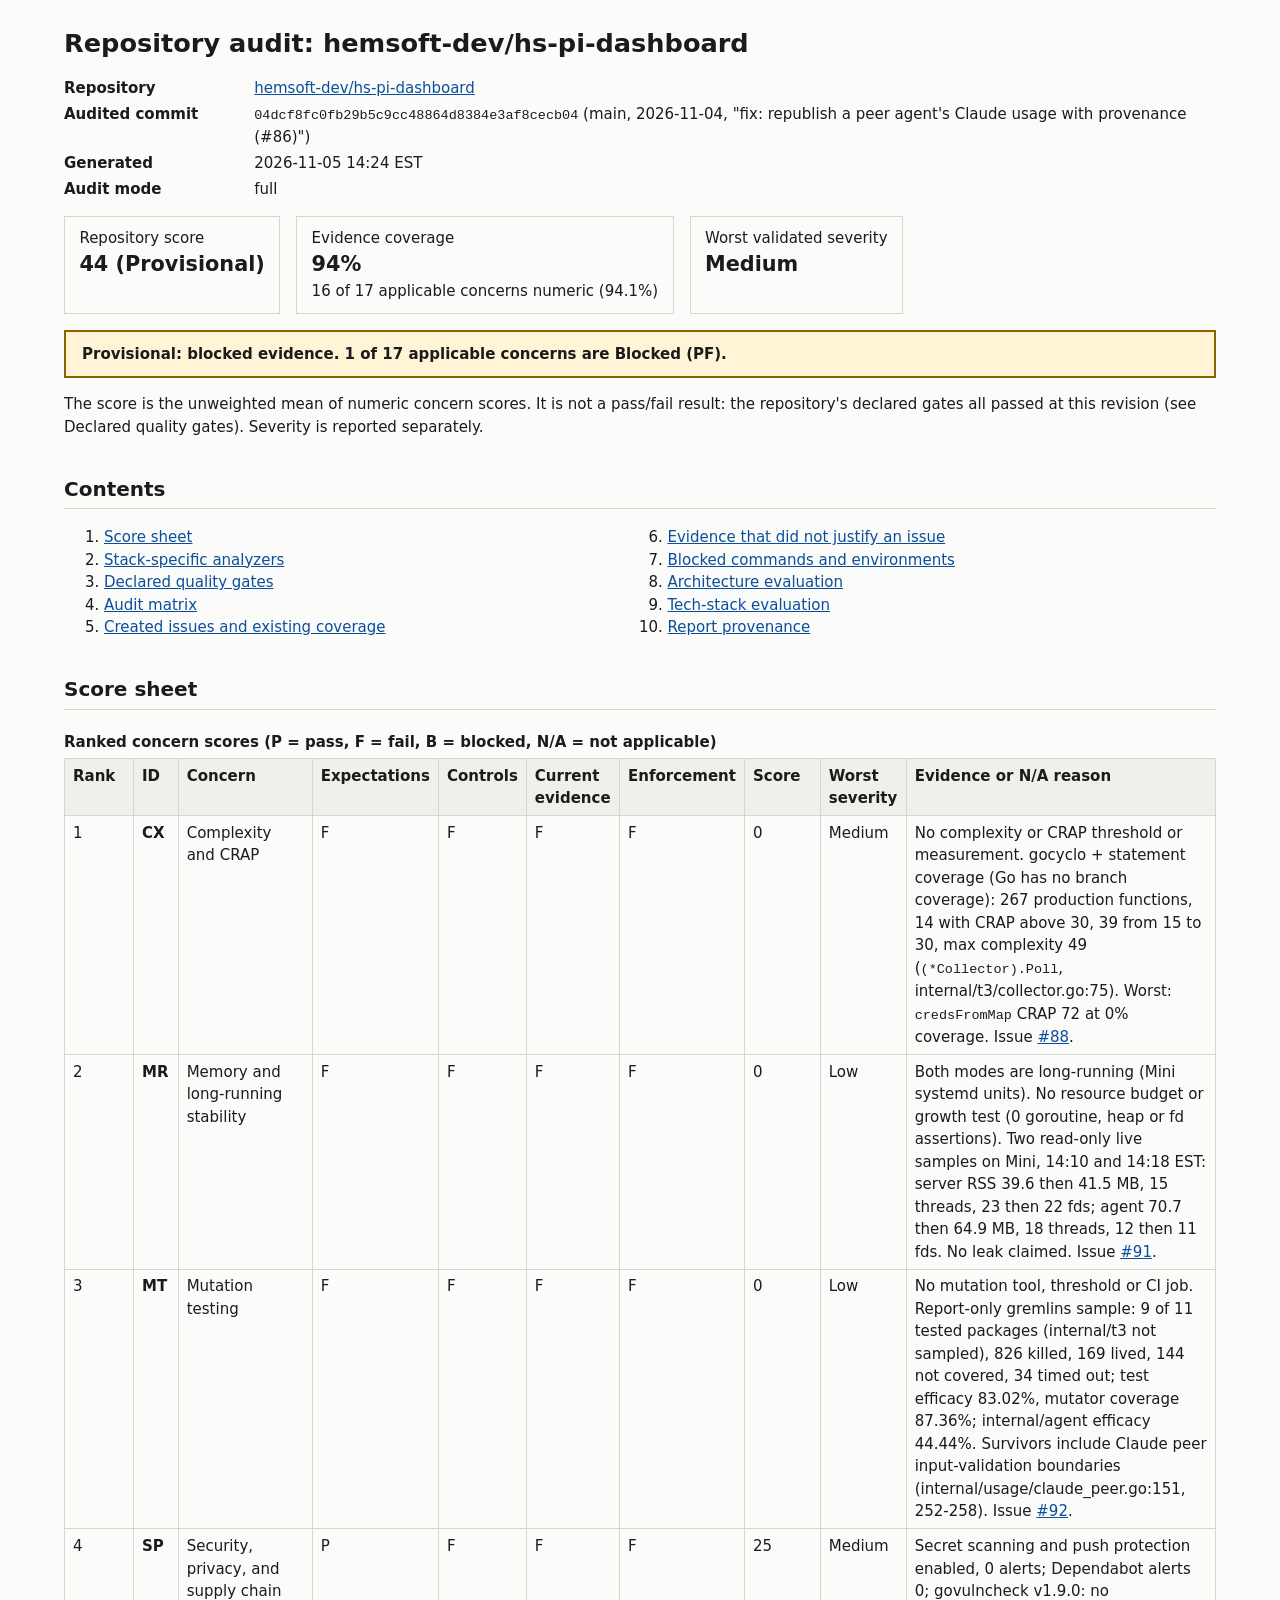
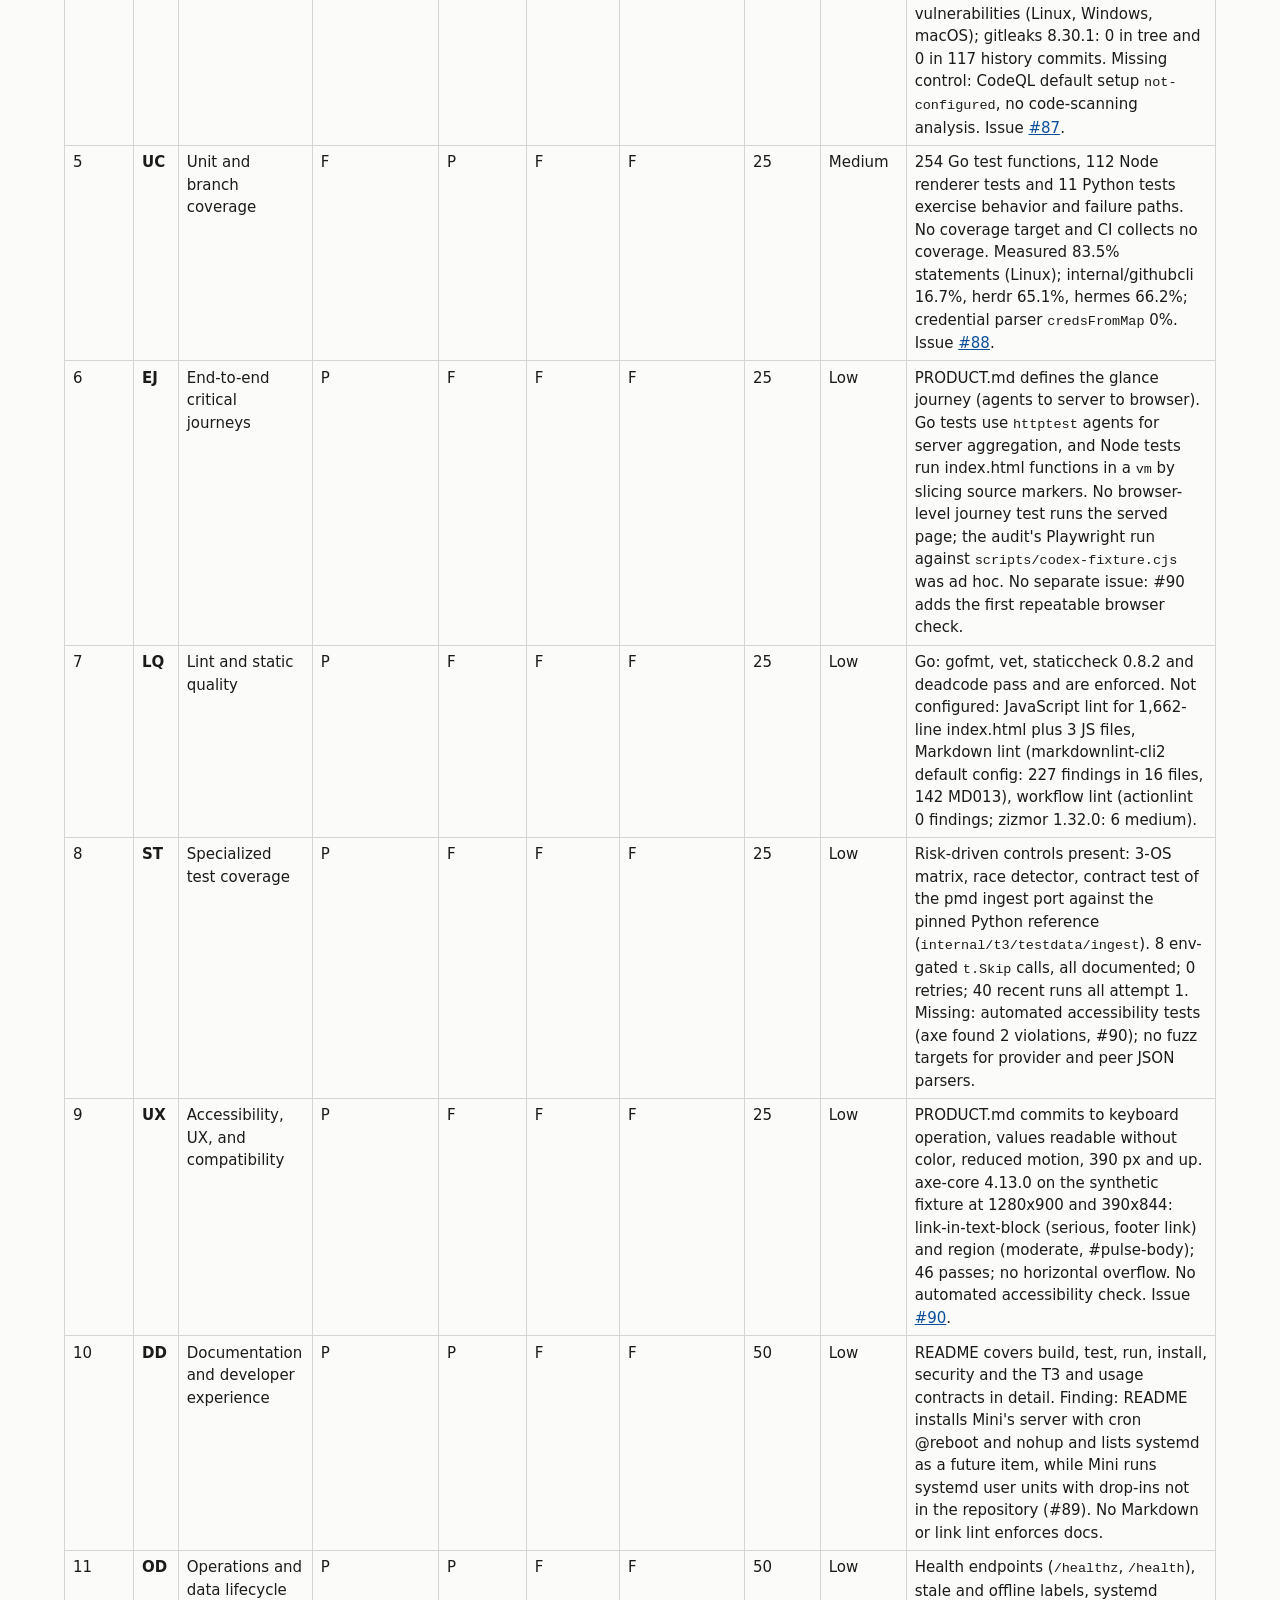
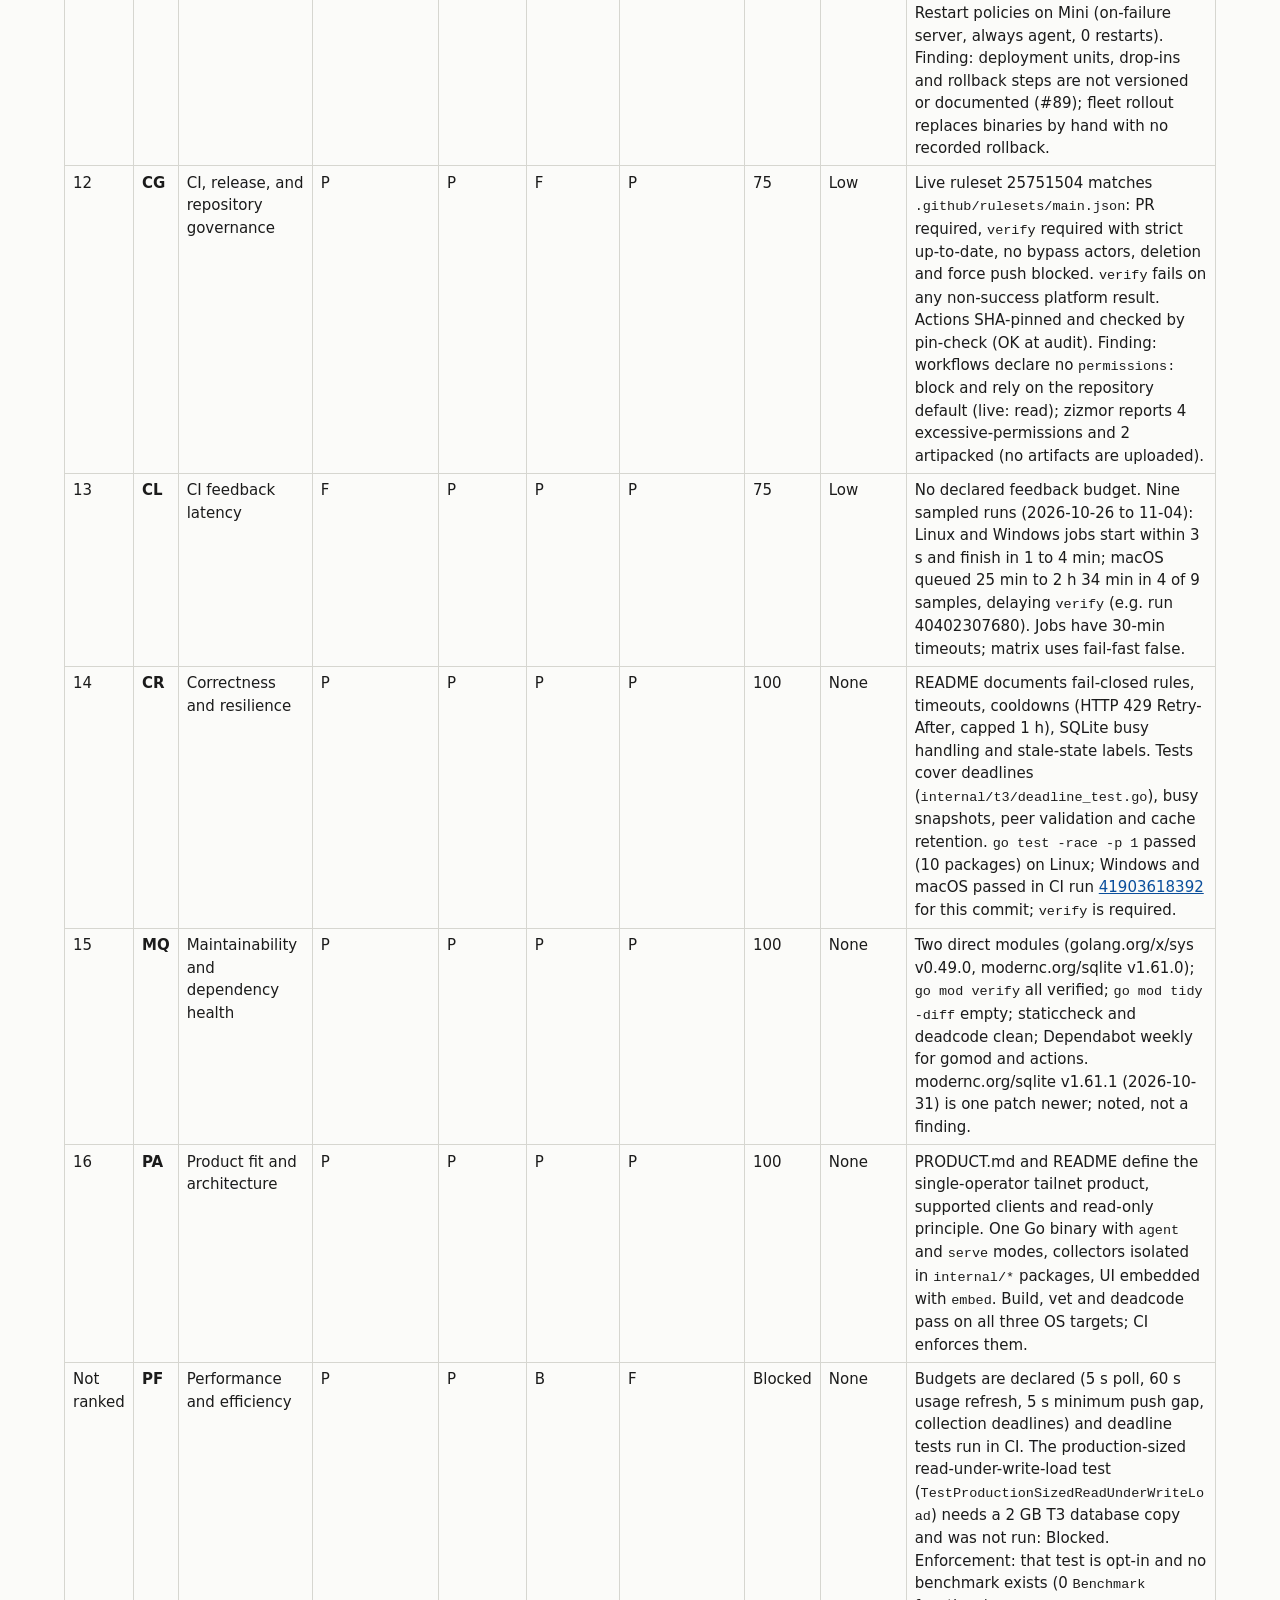
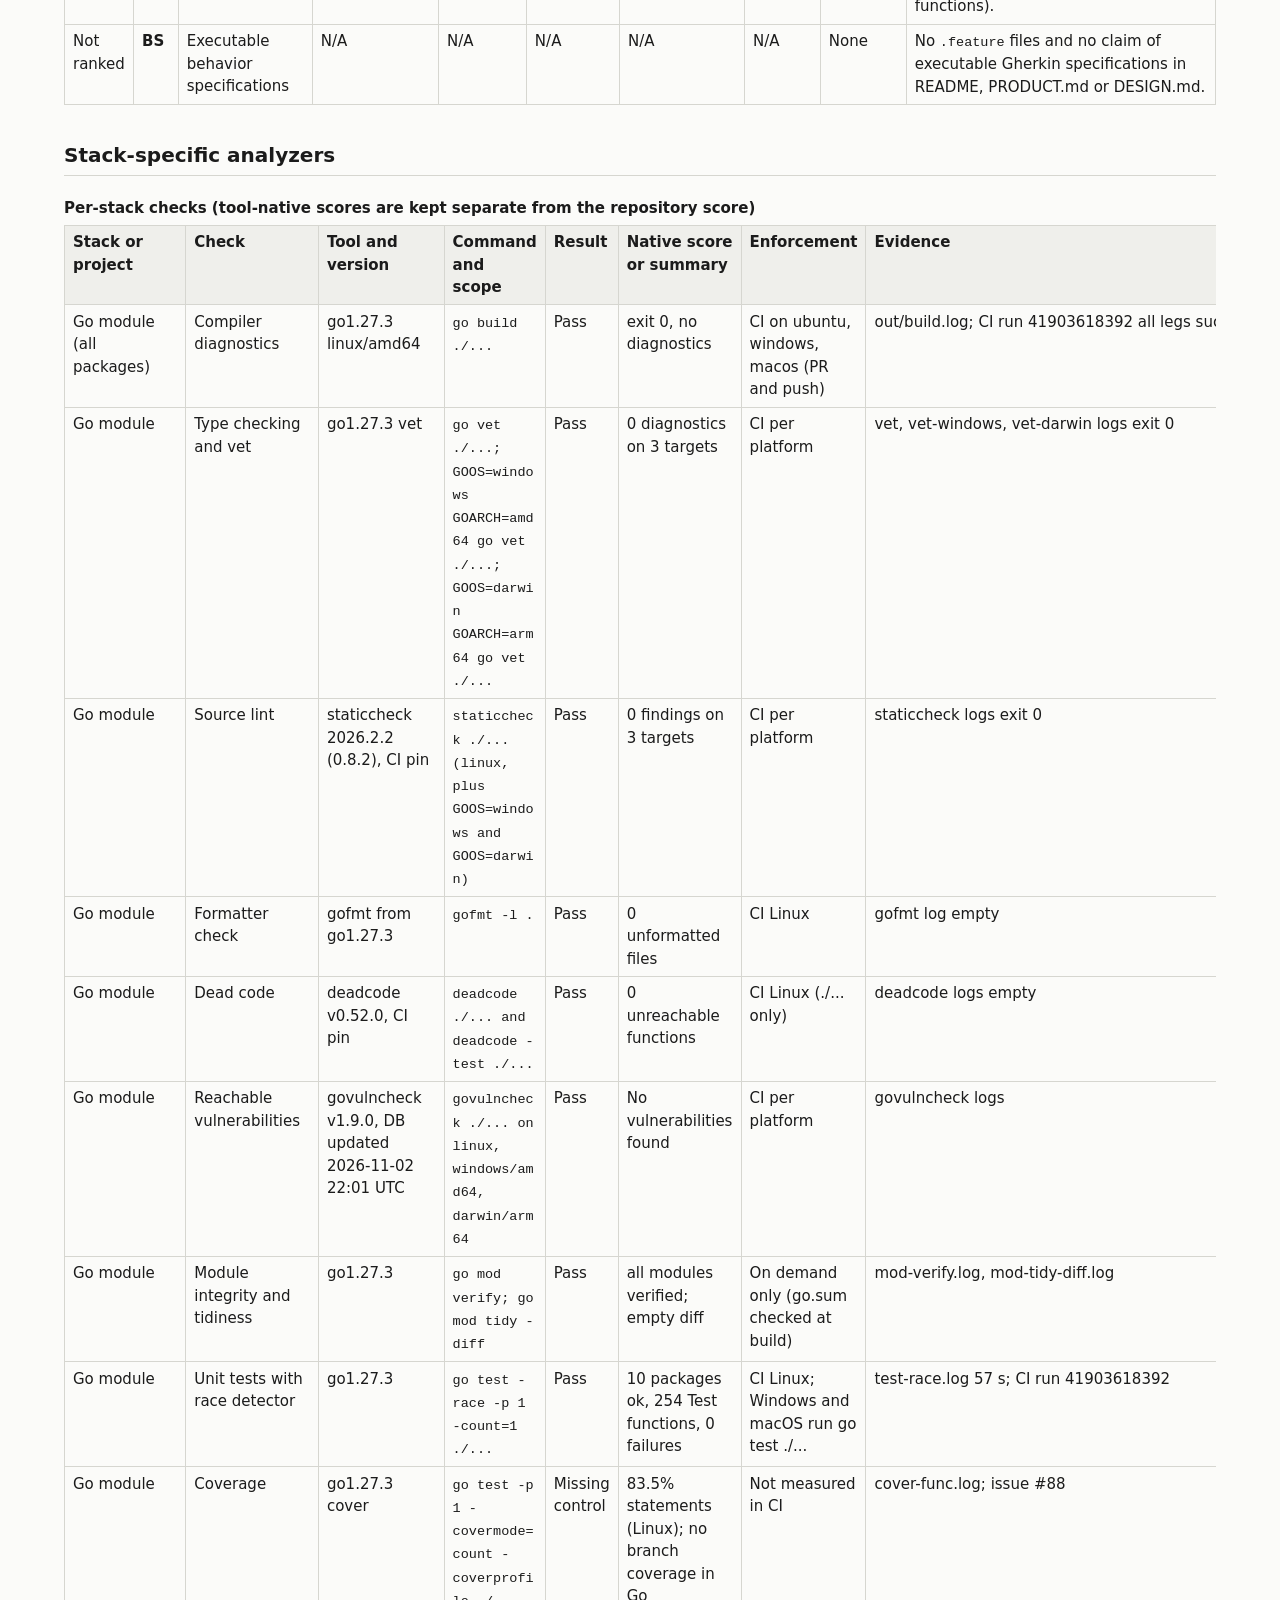
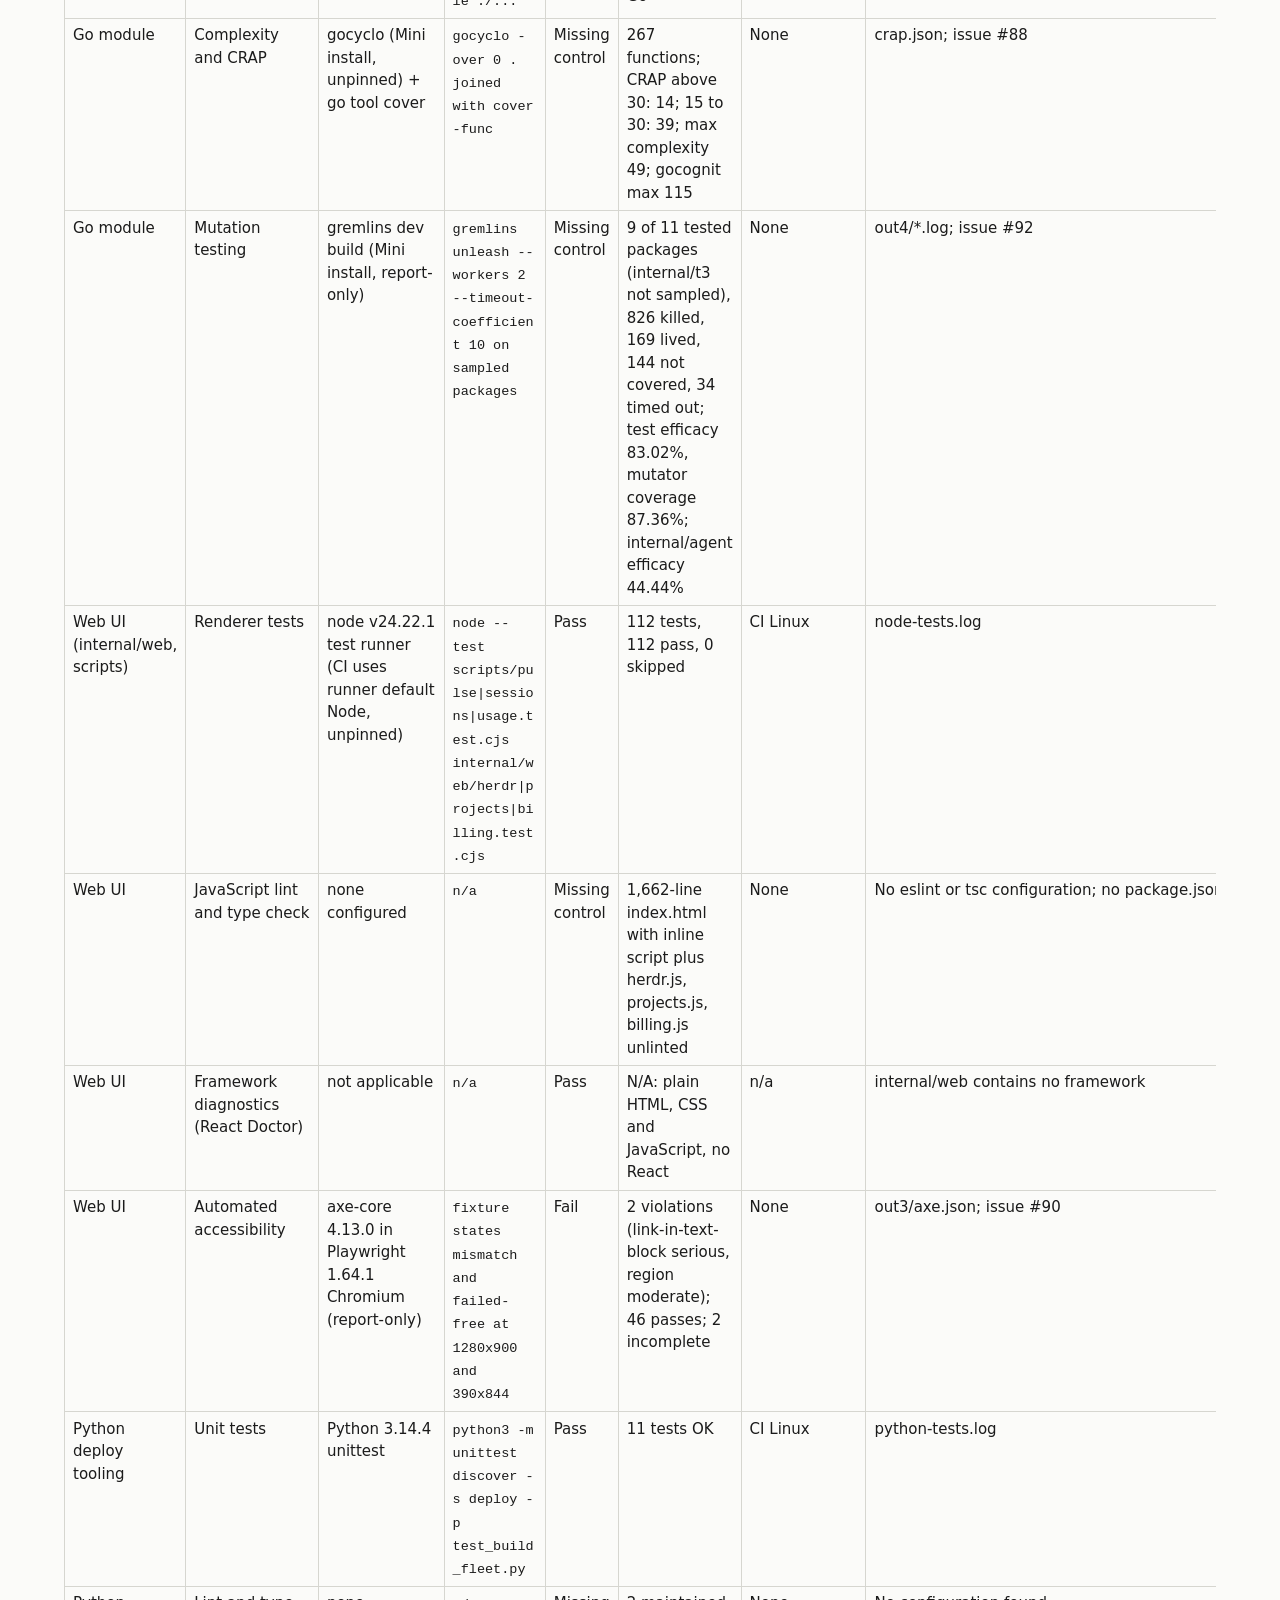
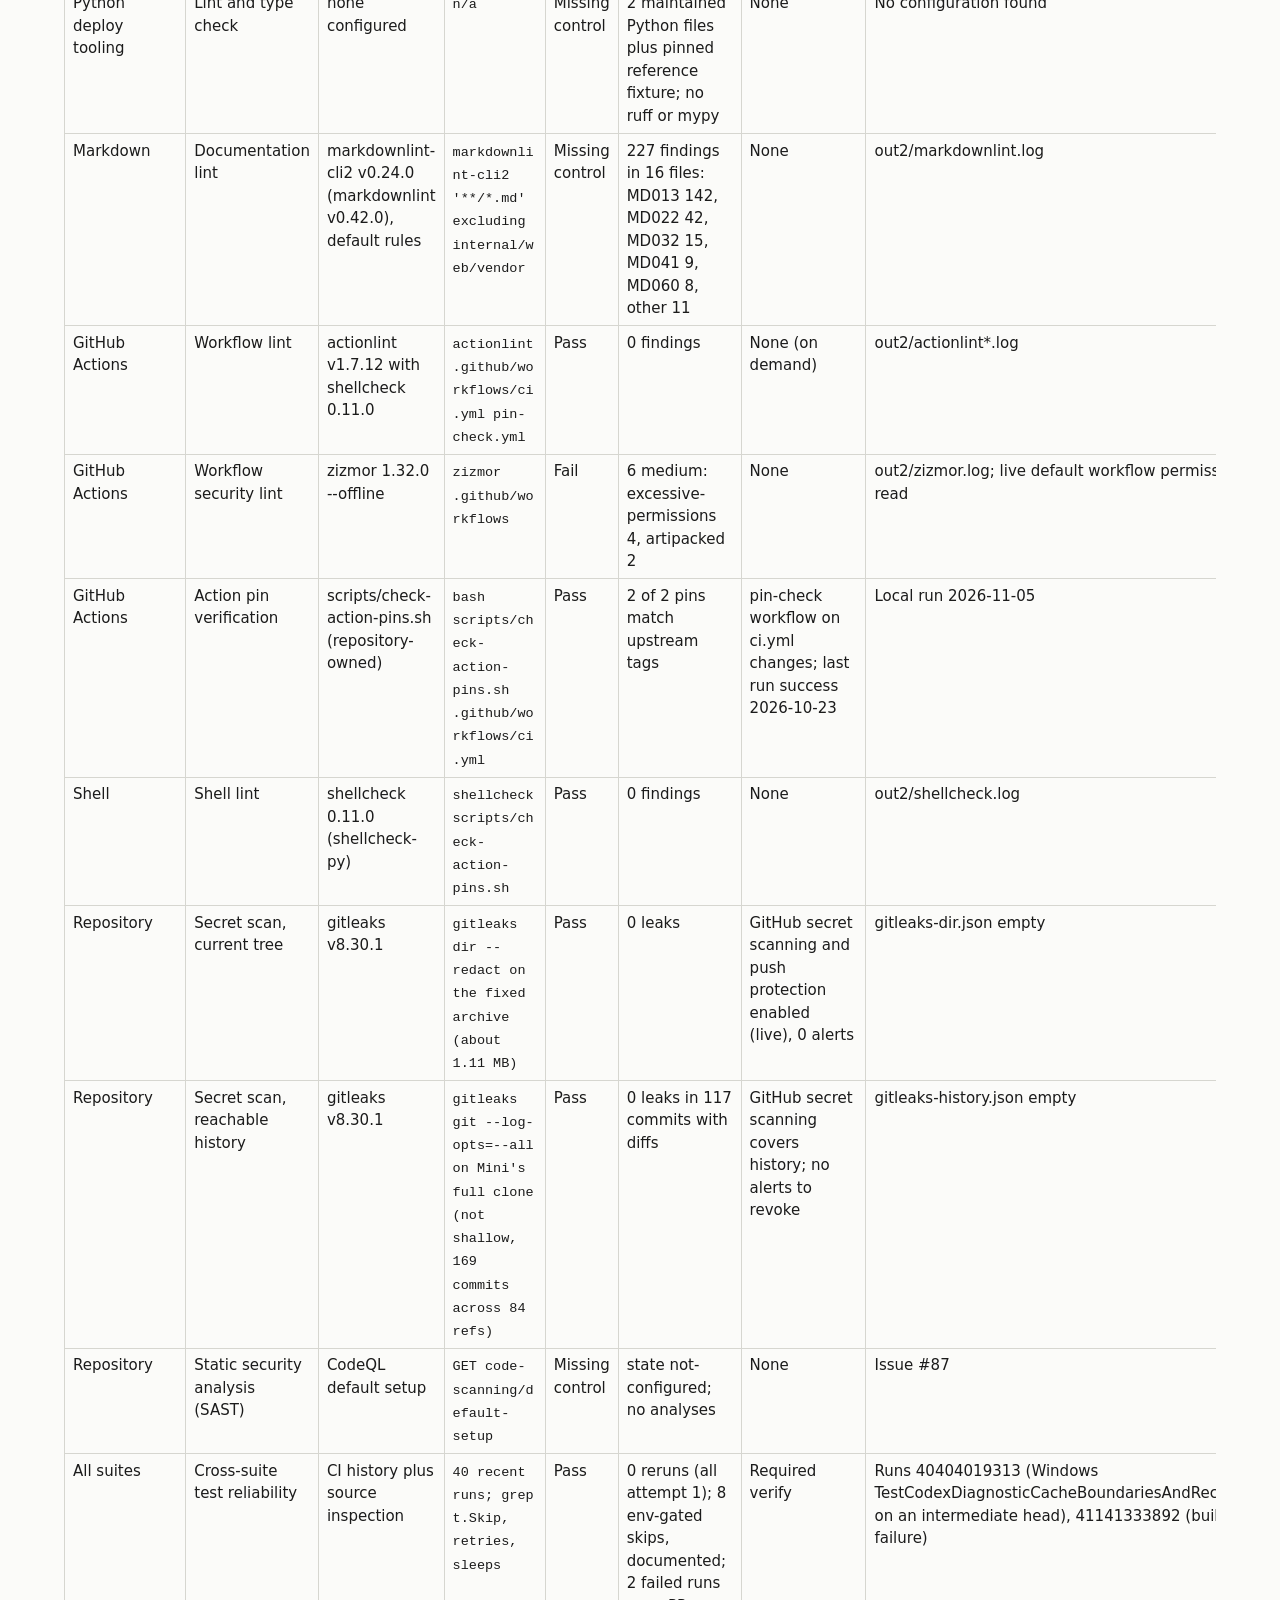
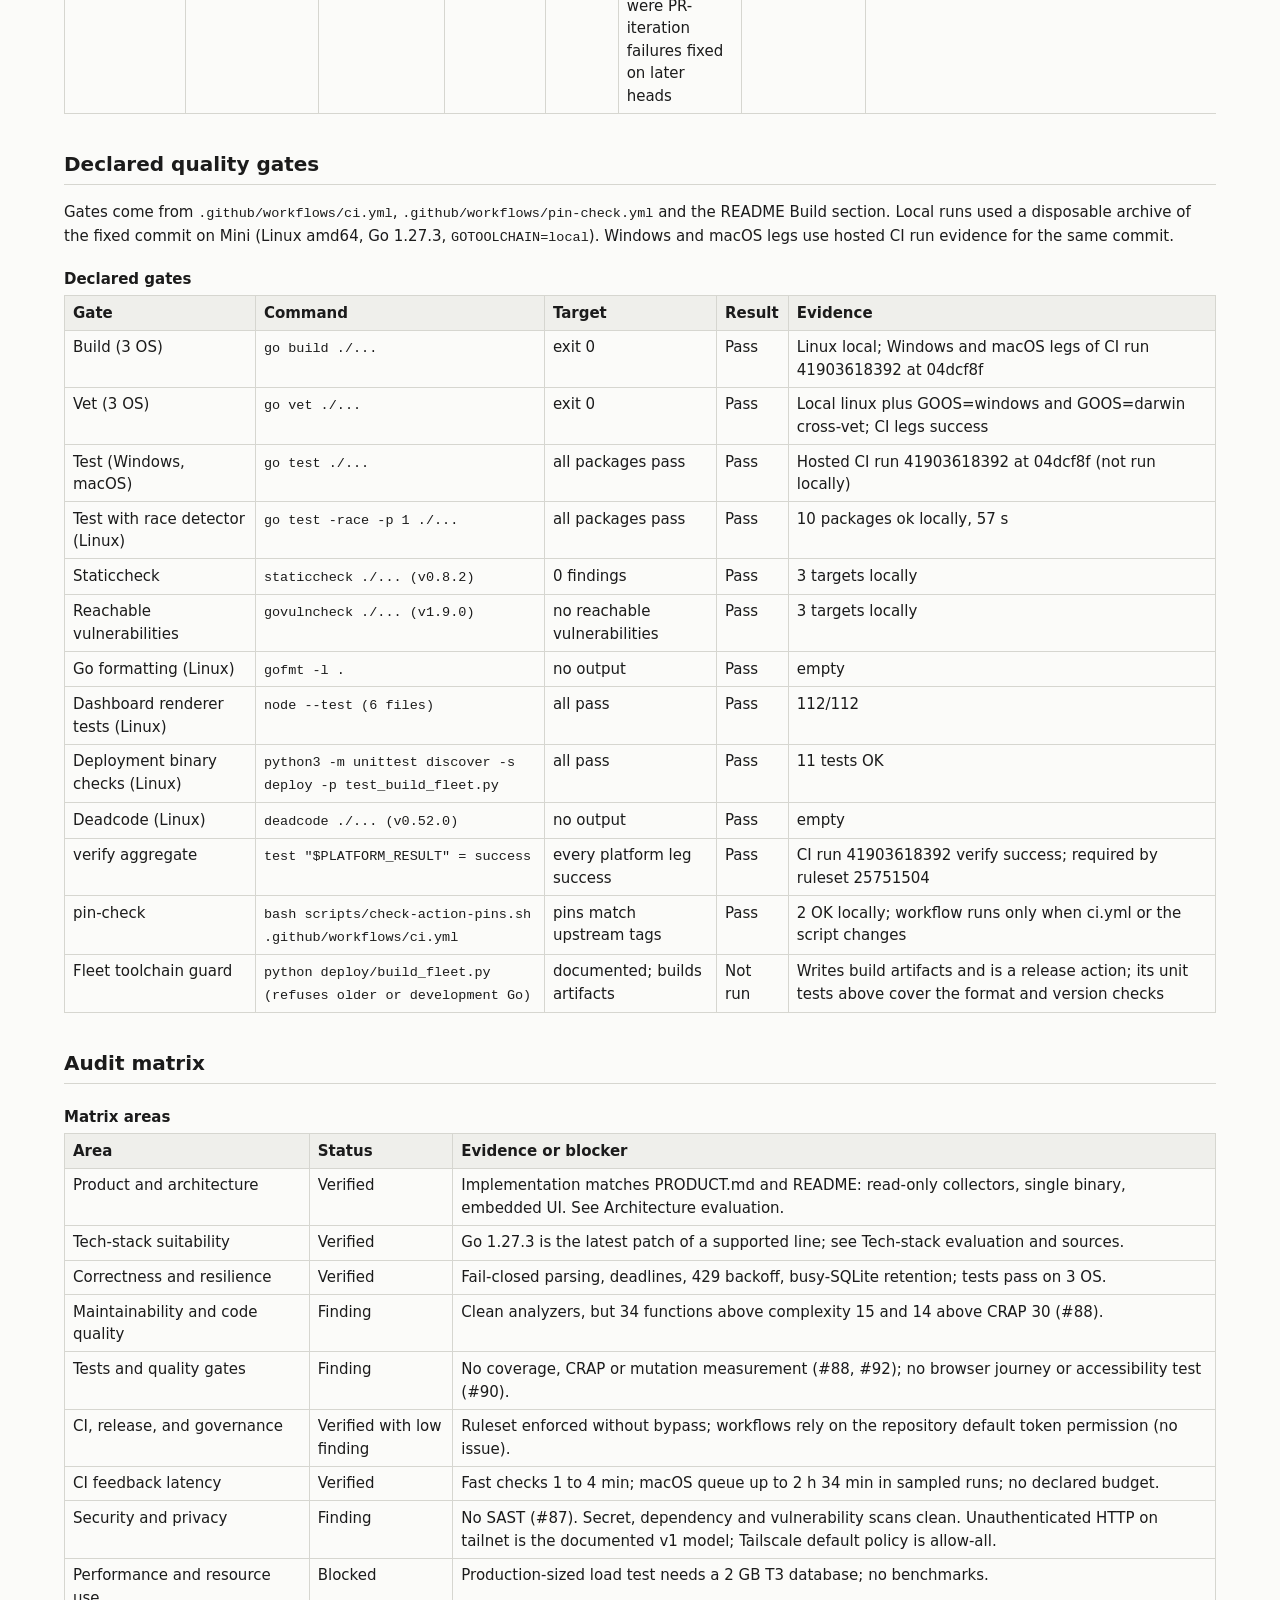
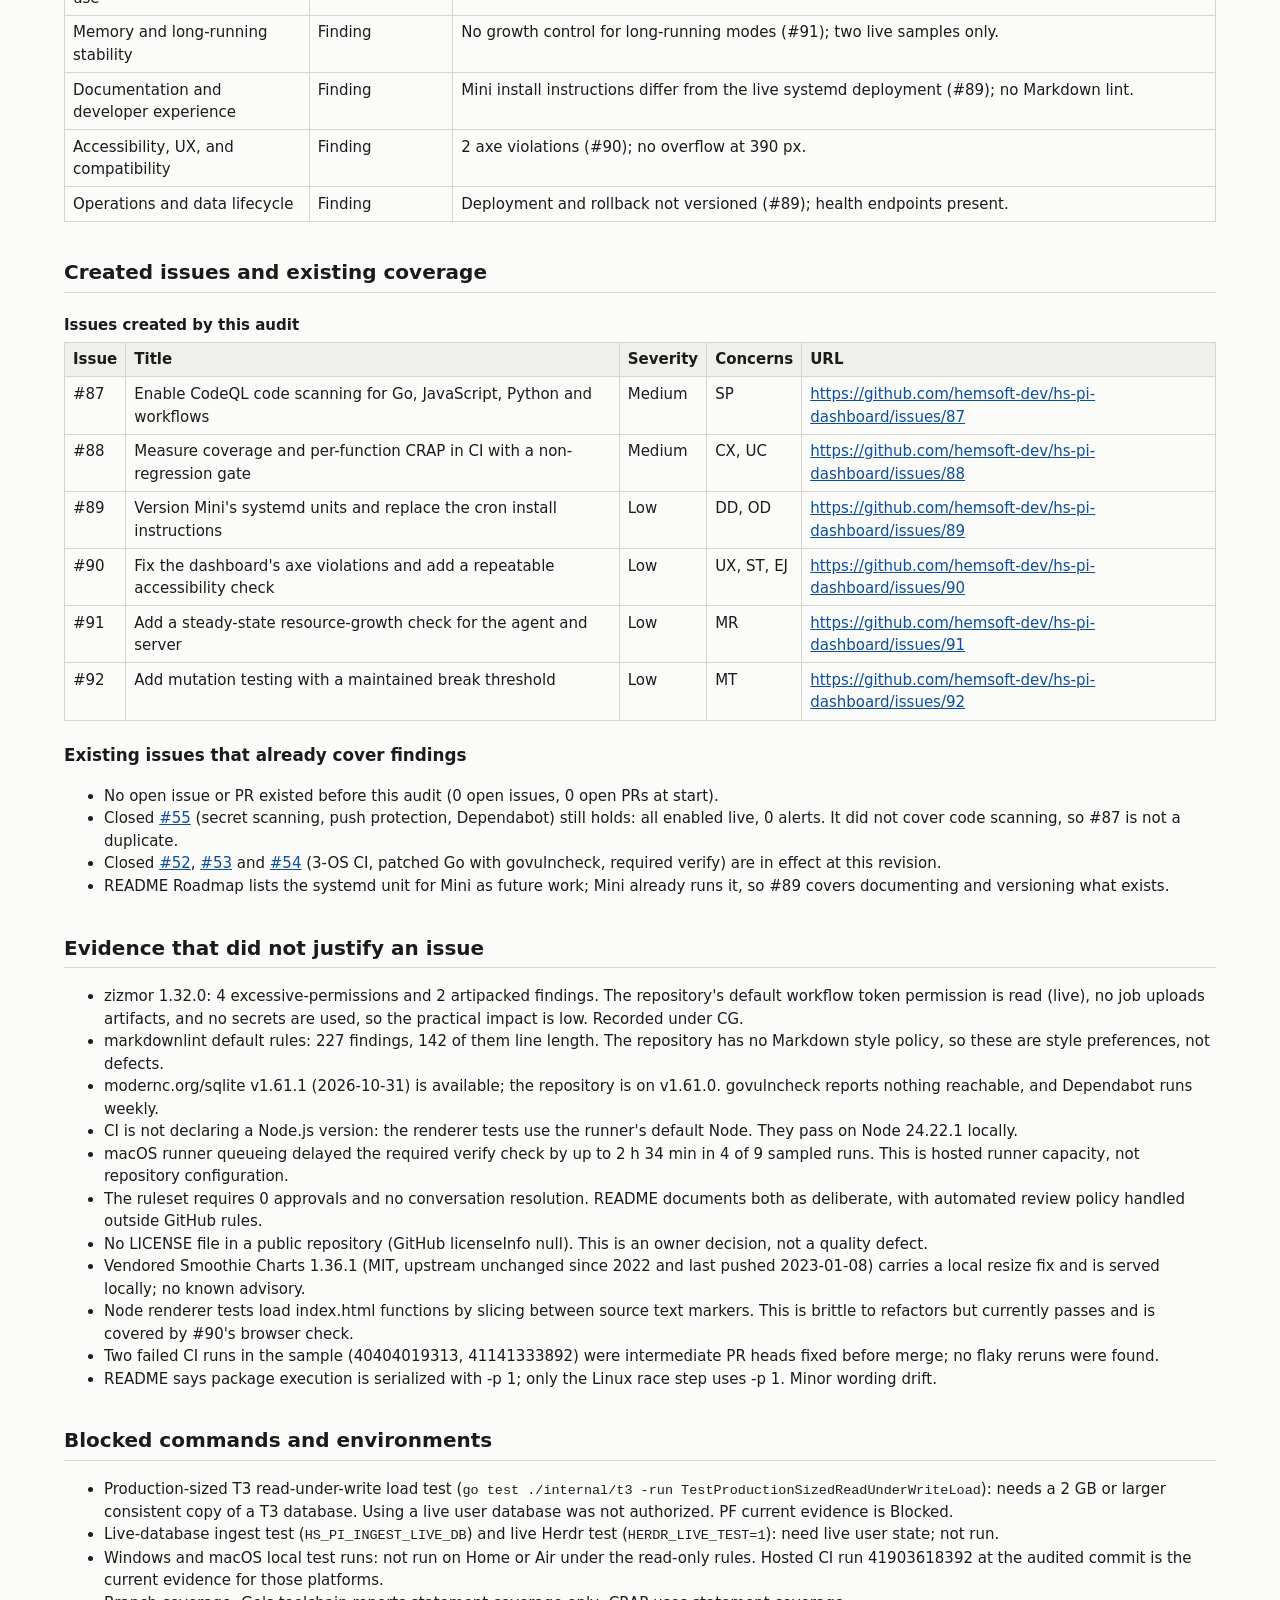
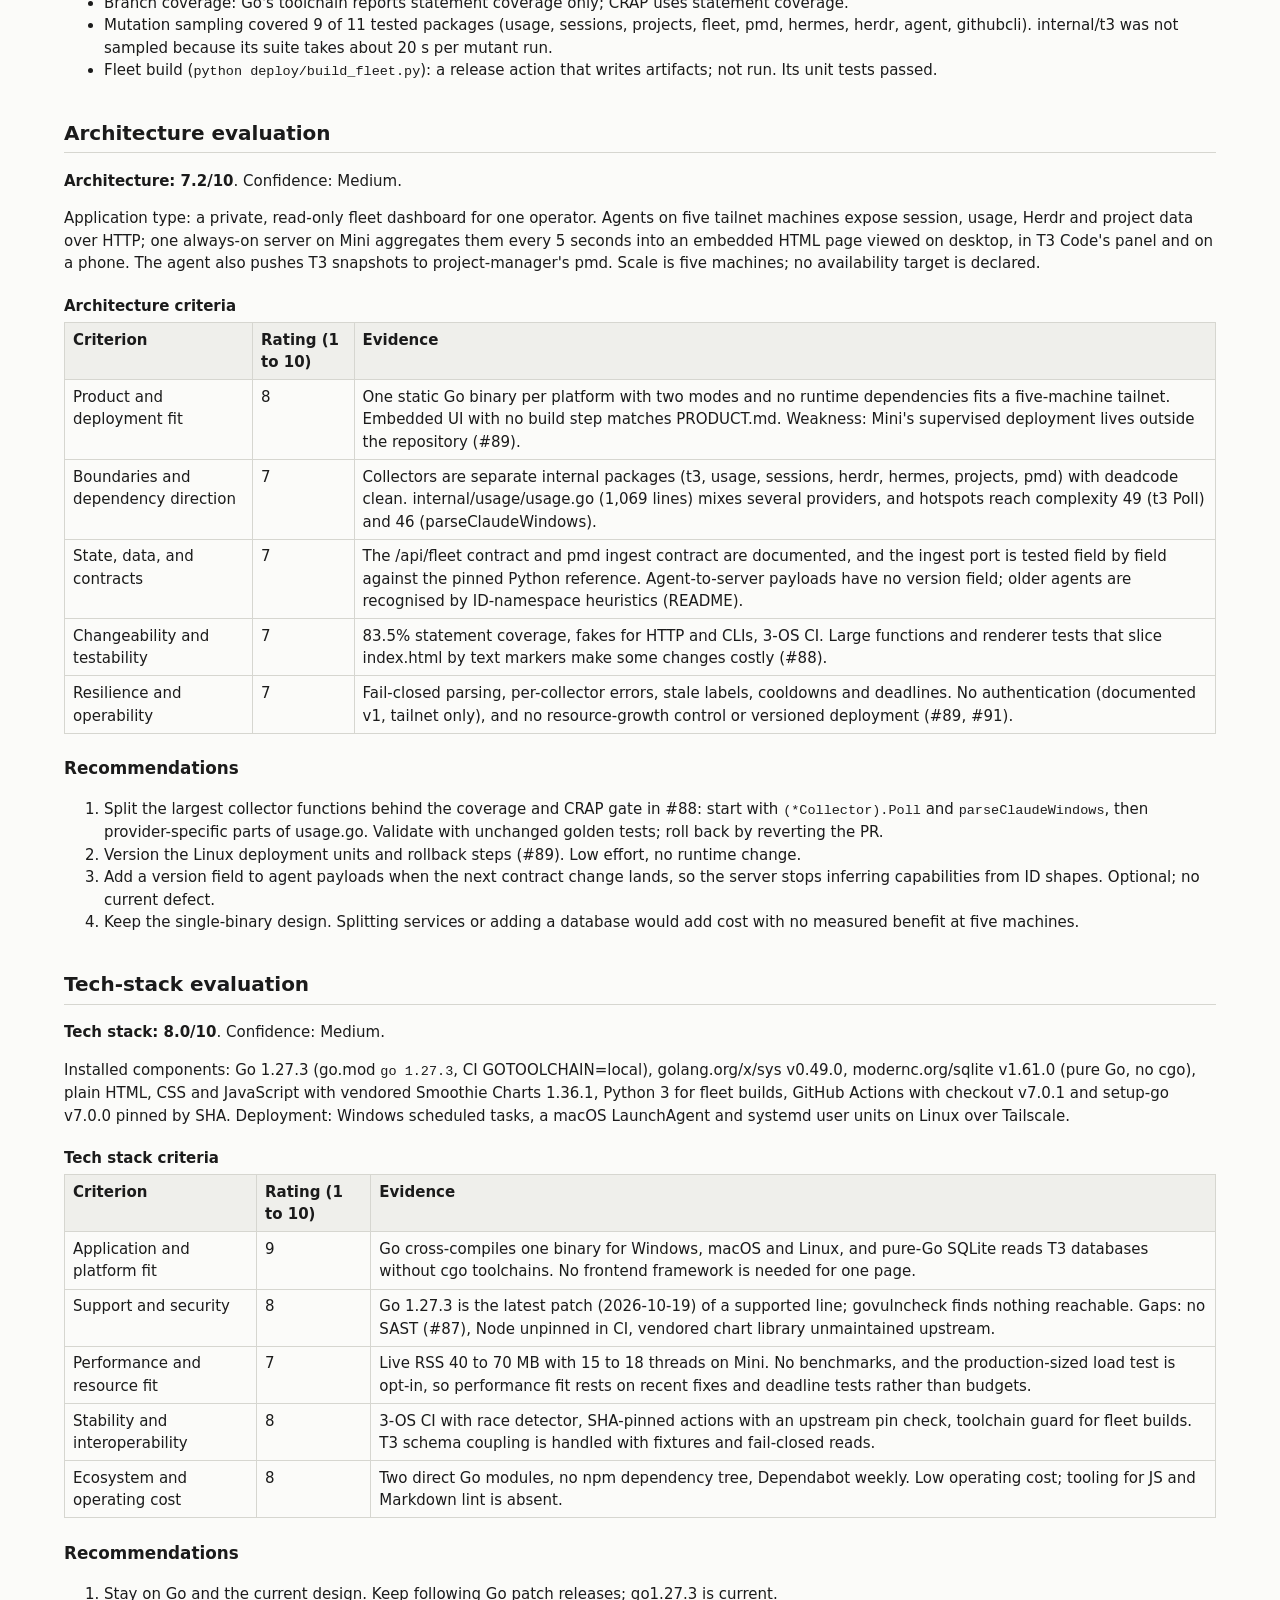
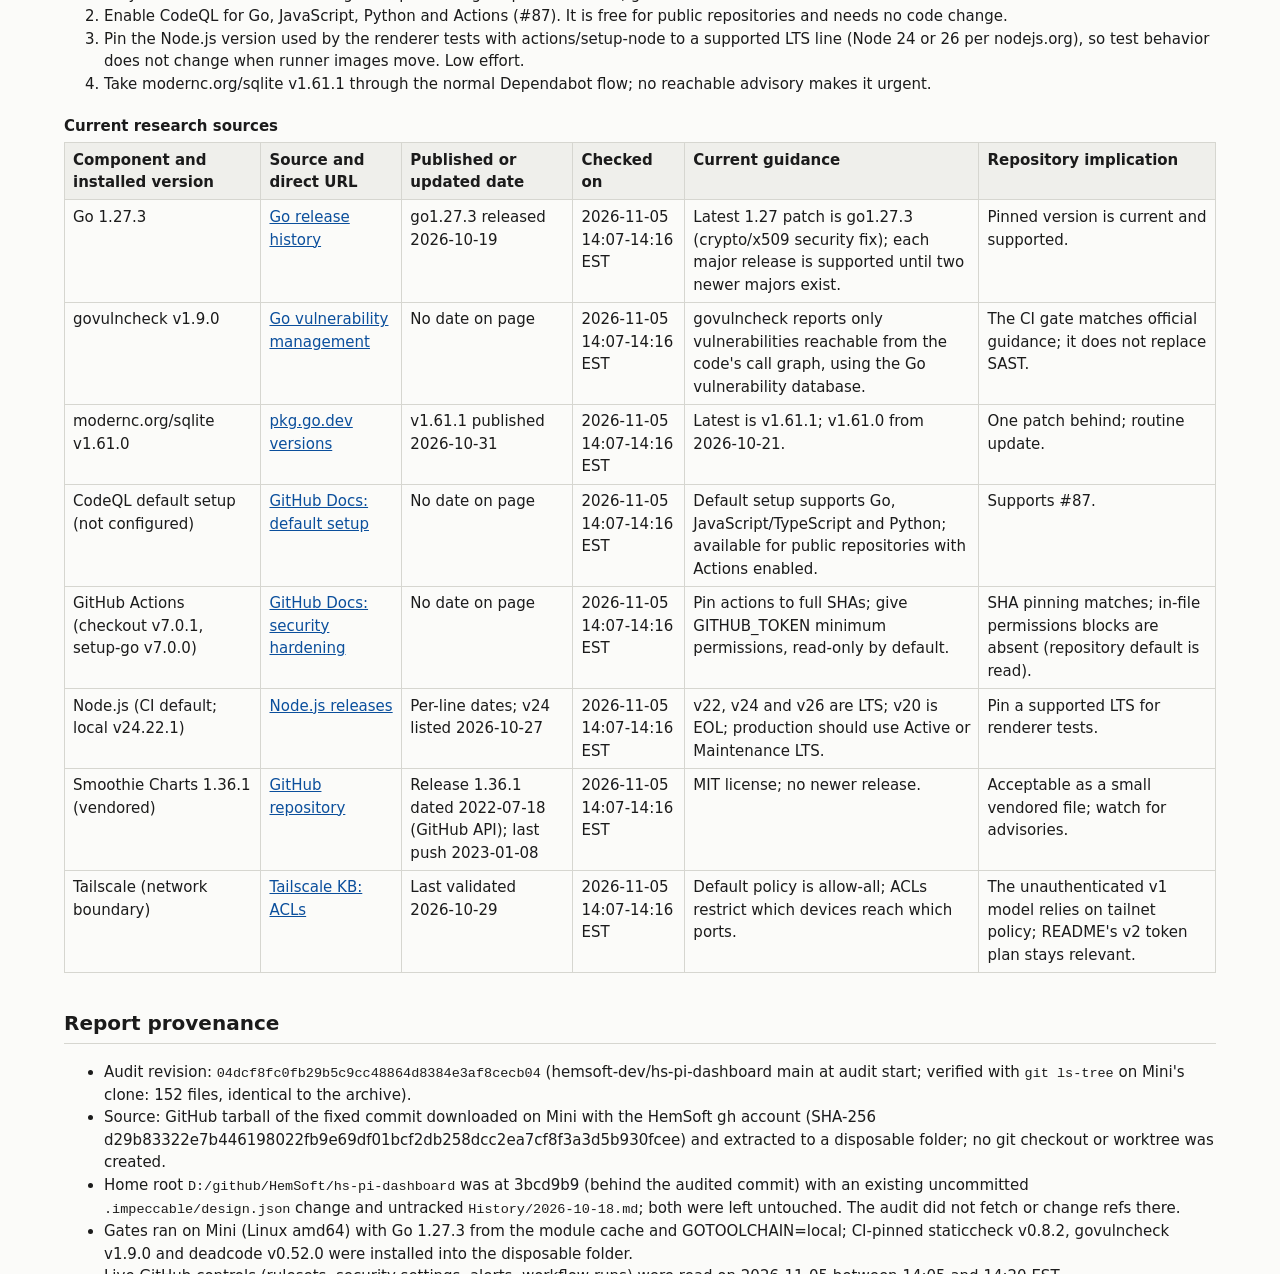
<file: audit/audit-score.html>
<!doctype html>
<html lang="en">
<head>
<meta charset="utf-8">
<meta name="viewport" content="width=device-width, initial-scale=1">
<title>Audit: hemsoft-dev/hs-pi-dashboard at 04dcf8fc0fb2</title>
<style>
:root { --bg:#fbfbf9; --fg:#1b1b1b; --muted:#555; --line:#d6d6d0; --warn-bg:#fff4d6; --warn-line:#8a6400; --crit-bg:#fde8e8; --link:#0b4f9c; --focus:#c25e00; }
@media (prefers-color-scheme: dark) { :root { --bg:#141414; --fg:#ececec; --muted:#b0b0b0; --line:#3a3a3a; --warn-bg:#3a2f12; --warn-line:#e0b44a; --crit-bg:#3d1b1b; --link:#8cc2ff; --focus:#ffb066; } }
* { box-sizing: border-box; }
body { margin:0; background:var(--bg); color:var(--fg); font:15px/1.5 system-ui,-apple-system,"Segoe UI",Roboto,sans-serif; }
main { max-width:1200px; margin:0 auto; padding:1.5rem; }
h1 { font-size:1.6rem; margin:0 0 .5rem; }
h2 { font-size:1.25rem; margin-top:2.2rem; border-bottom:1px solid var(--line); padding-bottom:.3rem; }
h3 { font-size:1.05rem; margin-top:1.4rem; }
a { color:var(--link); text-decoration:underline; }
a:focus-visible { outline:3px solid var(--focus); outline-offset:2px; }
code { font-family:ui-monospace,Consolas,monospace; font-size:.9em; overflow-wrap:anywhere; }
.meta dt { font-weight:600; } .meta { display:grid; grid-template-columns:max-content 1fr; gap:.2rem 1rem; }
.metrics { display:flex; flex-wrap:wrap; gap:1rem; margin:1rem 0; }
.metric { border:1px solid var(--line); padding:.6rem .9rem; min-width:11rem; }
.metric b { display:block; font-size:1.3rem; }
.callout { border:2px solid var(--warn-line); background:var(--warn-bg); padding:.7rem 1rem; margin:.6rem 0; font-weight:600; }
.tw { overflow-x:auto; margin:.8rem 0; }
table { border-collapse:collapse; width:100%; }
caption { text-align:left; font-weight:600; padding:.3rem 0; }
th, td { border:1px solid var(--line); padding:.35rem .5rem; vertical-align:top; text-align:left; }
th { background:color-mix(in srgb, var(--line) 35%, transparent); }
.cid { font-weight:700; }
nav ol { columns:2; }
@media print { body { background:#fff; color:#000; } .callout { border:2px solid #000; background:none; } a::after { content:" (" attr(href) ")"; font-size:.8em; } tr { break-inside:avoid; } .tw { overflow:visible; } }
</style>
</head>
<body>
<main>
<h1>Repository audit: hemsoft-dev/hs-pi-dashboard</h1>
<dl class="meta">
<dt>Repository</dt><dd><a href="https://github.com/hemsoft-dev/hs-pi-dashboard">hemsoft-dev/hs-pi-dashboard</a></dd>
<dt>Audited commit</dt><dd><code>04dcf8fc0fb29b5c9cc48864d8384e3af8cecb04</code> (main, 2026-11-04, "fix: republish a peer agent's Claude usage with provenance (#86)")</dd>
<dt>Generated</dt><dd>2026-11-05 14:24 EST</dd>
<dt>Audit mode</dt><dd>full</dd>
</dl>
<section id="headline" aria-label="Headline metrics">
<div class="metrics">
<div class="metric">Repository score<b>44 (Provisional)</b></div>
<div class="metric">Evidence coverage<b>94%</b><span>16 of 17 applicable concerns numeric (94.1%)</span></div>
<div class="metric">Worst validated severity<b>Medium</b></div>
</div>
<p class="callout" role="status">Provisional: blocked evidence. 1 of 17 applicable concerns are Blocked (PF).</p><p>The score is the unweighted mean of numeric concern scores. It is not a pass/fail result: the repository's declared gates all passed at this revision (see Declared quality gates). Severity is reported separately.</p></section><nav aria-label="Contents"><h2 id="contents">Contents</h2><ol>
<li><a href="#score-sheet">Score sheet</a></li><li><a href="#analyzers">Stack-specific analyzers</a></li>
<li><a href="#gates">Declared quality gates</a></li><li><a href="#matrix">Audit matrix</a></li>
<li><a href="#issues">Created issues and existing coverage</a></li><li><a href="#no-issue">Evidence that did not justify an issue</a></li>
<li><a href="#blocked">Blocked commands and environments</a></li><li><a href="#architecture">Architecture evaluation</a></li>
<li><a href="#techstack">Tech-stack evaluation</a></li><li><a href="#provenance">Report provenance</a></li></ol></nav><section id="score-sheet"><h2>Score sheet</h2><div class="tw"><table class="score"><caption>Ranked concern scores (P = pass, F = fail, B = blocked, N/A = not applicable)</caption><thead><tr><th scope="col">Rank</th><th scope="col">ID</th><th scope="col">Concern</th><th scope="col">Expectations</th><th scope="col">Controls</th><th scope="col">Current evidence</th><th scope="col">Enforcement</th><th scope="col">Score</th><th scope="col">Worst severity</th><th scope="col">Evidence or N/A reason</th></tr></thead><tbody><tr><td>1</td><td><span class="cid">CX</span></td><td>Complexity and CRAP</td><td>F</td><td>F</td><td>F</td><td>F</td><td>0</td><td>Medium</td><td>No complexity or CRAP threshold or measurement. gocyclo + statement coverage (Go has no branch coverage): 267 production functions, 14 with CRAP above 30, 39 from 15 to 30, max complexity 49 (<code>(*Collector).Poll</code>, internal/t3/collector.go:75). Worst: <code>credsFromMap</code> CRAP 72 at 0% coverage. Issue <a href='https://github.com/hemsoft-dev/hs-pi-dashboard/issues/88'>#88</a>.</td></tr><tr><td>2</td><td><span class="cid">MR</span></td><td>Memory and long-running stability</td><td>F</td><td>F</td><td>F</td><td>F</td><td>0</td><td>Low</td><td>Both modes are long-running (Mini systemd units). No resource budget or growth test (0 goroutine, heap or fd assertions). Two read-only live samples on Mini, 14:10 and 14:18 EST: server RSS 39.6 then 41.5 MB, 15 threads, 23 then 22 fds; agent 70.7 then 64.9 MB, 18 threads, 12 then 11 fds. No leak claimed. Issue <a href='https://github.com/hemsoft-dev/hs-pi-dashboard/issues/91'>#91</a>.</td></tr><tr><td>3</td><td><span class="cid">MT</span></td><td>Mutation testing</td><td>F</td><td>F</td><td>F</td><td>F</td><td>0</td><td>Low</td><td>No mutation tool, threshold or CI job. Report-only gremlins sample: 9 of 11 tested packages (internal/t3 not sampled), 826 killed, 169 lived, 144 not covered, 34 timed out; test efficacy 83.02%, mutator coverage 87.36%; internal/agent efficacy 44.44%. Survivors include Claude peer input-validation boundaries (internal/usage/claude_peer.go:151, 252-258). Issue <a href='https://github.com/hemsoft-dev/hs-pi-dashboard/issues/92'>#92</a>.</td></tr><tr><td>4</td><td><span class="cid">SP</span></td><td>Security, privacy, and supply chain</td><td>P</td><td>F</td><td>F</td><td>F</td><td>25</td><td>Medium</td><td>Secret scanning and push protection enabled, 0 alerts; Dependabot alerts 0; govulncheck v1.9.0: no vulnerabilities (Linux, Windows, macOS); gitleaks 8.30.1: 0 in tree and 0 in 117 history commits. Missing control: CodeQL default setup <code>not-configured</code>, no code-scanning analysis. Issue <a href='https://github.com/hemsoft-dev/hs-pi-dashboard/issues/87'>#87</a>.</td></tr><tr><td>5</td><td><span class="cid">UC</span></td><td>Unit and branch coverage</td><td>F</td><td>P</td><td>F</td><td>F</td><td>25</td><td>Medium</td><td>254 Go test functions, 112 Node renderer tests and 11 Python tests exercise behavior and failure paths. No coverage target and CI collects no coverage. Measured 83.5% statements (Linux); internal/githubcli 16.7%, herdr 65.1%, hermes 66.2%; credential parser <code>credsFromMap</code> 0%. Issue <a href='https://github.com/hemsoft-dev/hs-pi-dashboard/issues/88'>#88</a>.</td></tr><tr><td>6</td><td><span class="cid">EJ</span></td><td>End-to-end critical journeys</td><td>P</td><td>F</td><td>F</td><td>F</td><td>25</td><td>Low</td><td>PRODUCT.md defines the glance journey (agents to server to browser). Go tests use <code>httptest</code> agents for server aggregation, and Node tests run index.html functions in a <code>vm</code> by slicing source markers. No browser-level journey test runs the served page; the audit's Playwright run against <code>scripts/codex-fixture.cjs</code> was ad hoc. No separate issue: #90 adds the first repeatable browser check.</td></tr><tr><td>7</td><td><span class="cid">LQ</span></td><td>Lint and static quality</td><td>P</td><td>F</td><td>F</td><td>F</td><td>25</td><td>Low</td><td>Go: gofmt, vet, staticcheck 0.8.2 and deadcode pass and are enforced. Not configured: JavaScript lint for 1,662-line index.html plus 3 JS files, Markdown lint (markdownlint-cli2 default config: 227 findings in 16 files, 142 MD013), workflow lint (actionlint 0 findings; zizmor 1.32.0: 6 medium).</td></tr><tr><td>8</td><td><span class="cid">ST</span></td><td>Specialized test coverage</td><td>P</td><td>F</td><td>F</td><td>F</td><td>25</td><td>Low</td><td>Risk-driven controls present: 3-OS matrix, race detector, contract test of the pmd ingest port against the pinned Python reference (<code>internal/t3/testdata/ingest</code>). 8 env-gated <code>t.Skip</code> calls, all documented; 0 retries; 40 recent runs all attempt 1. Missing: automated accessibility tests (axe found 2 violations, #90); no fuzz targets for provider and peer JSON parsers.</td></tr><tr><td>9</td><td><span class="cid">UX</span></td><td>Accessibility, UX, and compatibility</td><td>P</td><td>F</td><td>F</td><td>F</td><td>25</td><td>Low</td><td>PRODUCT.md commits to keyboard operation, values readable without color, reduced motion, 390 px and up. axe-core 4.13.0 on the synthetic fixture at 1280x900 and 390x844: link-in-text-block (serious, footer link) and region (moderate, #pulse-body); 46 passes; no horizontal overflow. No automated accessibility check. Issue <a href='https://github.com/hemsoft-dev/hs-pi-dashboard/issues/90'>#90</a>.</td></tr><tr><td>10</td><td><span class="cid">DD</span></td><td>Documentation and developer experience</td><td>P</td><td>P</td><td>F</td><td>F</td><td>50</td><td>Low</td><td>README covers build, test, run, install, security and the T3 and usage contracts in detail. Finding: README installs Mini's server with cron @reboot and nohup and lists systemd as a future item, while Mini runs systemd user units with drop-ins not in the repository (#89). No Markdown or link lint enforces docs.</td></tr><tr><td>11</td><td><span class="cid">OD</span></td><td>Operations and data lifecycle</td><td>P</td><td>P</td><td>F</td><td>F</td><td>50</td><td>Low</td><td>Health endpoints (<code>/healthz</code>, <code>/health</code>), stale and offline labels, systemd Restart policies on Mini (on-failure server, always agent, 0 restarts). Finding: deployment units, drop-ins and rollback steps are not versioned or documented (#89); fleet rollout replaces binaries by hand with no recorded rollback.</td></tr><tr><td>12</td><td><span class="cid">CG</span></td><td>CI, release, and repository governance</td><td>P</td><td>P</td><td>F</td><td>P</td><td>75</td><td>Low</td><td>Live ruleset 25751504 matches <code>.github/rulesets/main.json</code>: PR required, <code>verify</code> required with strict up-to-date, no bypass actors, deletion and force push blocked. <code>verify</code> fails on any non-success platform result. Actions SHA-pinned and checked by pin-check (OK at audit). Finding: workflows declare no <code>permissions:</code> block and rely on the repository default (live: read); zizmor reports 4 excessive-permissions and 2 artipacked (no artifacts are uploaded).</td></tr><tr><td>13</td><td><span class="cid">CL</span></td><td>CI feedback latency</td><td>F</td><td>P</td><td>P</td><td>P</td><td>75</td><td>Low</td><td>No declared feedback budget. Nine sampled runs (2026-10-26 to 11-04): Linux and Windows jobs start within 3 s and finish in 1 to 4 min; macOS queued 25 min to 2 h 34 min in 4 of 9 samples, delaying <code>verify</code> (e.g. run 40402307680). Jobs have 30-min timeouts; matrix uses fail-fast false.</td></tr><tr><td>14</td><td><span class="cid">CR</span></td><td>Correctness and resilience</td><td>P</td><td>P</td><td>P</td><td>P</td><td>100</td><td>None</td><td>README documents fail-closed rules, timeouts, cooldowns (HTTP 429 Retry-After, capped 1 h), SQLite busy handling and stale-state labels. Tests cover deadlines (<code>internal/t3/deadline_test.go</code>), busy snapshots, peer validation and cache retention. <code>go test -race -p 1</code> passed (10 packages) on Linux; Windows and macOS passed in CI run <a href='https://github.com/hemsoft-dev/hs-pi-dashboard/actions/runs/41903618392'>41903618392</a> for this commit; <code>verify</code> is required.</td></tr><tr><td>15</td><td><span class="cid">MQ</span></td><td>Maintainability and dependency health</td><td>P</td><td>P</td><td>P</td><td>P</td><td>100</td><td>None</td><td>Two direct modules (golang.org/x/sys v0.49.0, modernc.org/sqlite v1.61.0); <code>go mod verify</code> all verified; <code>go mod tidy -diff</code> empty; staticcheck and deadcode clean; Dependabot weekly for gomod and actions. modernc.org/sqlite v1.61.1 (2026-10-31) is one patch newer; noted, not a finding.</td></tr><tr><td>16</td><td><span class="cid">PA</span></td><td>Product fit and architecture</td><td>P</td><td>P</td><td>P</td><td>P</td><td>100</td><td>None</td><td>PRODUCT.md and README define the single-operator tailnet product, supported clients and read-only principle. One Go binary with <code>agent</code> and <code>serve</code> modes, collectors isolated in <code>internal/*</code> packages, UI embedded with <code>embed</code>. Build, vet and deadcode pass on all three OS targets; CI enforces them.</td></tr><tr><td>Not ranked</td><td><span class="cid">PF</span></td><td>Performance and efficiency</td><td>P</td><td>P</td><td>B</td><td>F</td><td>Blocked</td><td>None</td><td>Budgets are declared (5 s poll, 60 s usage refresh, 5 s minimum push gap, collection deadlines) and deadline tests run in CI. The production-sized read-under-write-load test (<code>TestProductionSizedReadUnderWriteLoad</code>) needs a 2 GB T3 database copy and was not run: Blocked. Enforcement: that test is opt-in and no benchmark exists (0 <code>Benchmark</code> functions).</td></tr><tr><td>Not ranked</td><td><span class="cid">BS</span></td><td>Executable behavior specifications</td><td>N/A</td><td>N/A</td><td>N/A</td><td>N/A</td><td>N/A</td><td>None</td><td>No <code>.feature</code> files and no claim of executable Gherkin specifications in README, PRODUCT.md or DESIGN.md.</td></tr></tbody></table></div></section><section id="analyzers"><h2>Stack-specific analyzers</h2><div class="tw"><table class=""><caption>Per-stack checks (tool-native scores are kept separate from the repository score)</caption><thead><tr><th scope="col">Stack or project</th><th scope="col">Check</th><th scope="col">Tool and version</th><th scope="col">Command and scope</th><th scope="col">Result</th><th scope="col">Native score or summary</th><th scope="col">Enforcement</th><th scope="col">Evidence</th></tr></thead><tbody><tr><td>Go module (all packages)</td><td>Compiler diagnostics</td><td>go1.27.3 linux/amd64</td><td><code>go build ./...</code></td><td>Pass</td><td>exit 0, no diagnostics</td><td>CI on ubuntu, windows, macos (PR and push)</td><td>out/build.log; CI run 41903618392 all legs success</td></tr><tr><td>Go module</td><td>Type checking and vet</td><td>go1.27.3 vet</td><td><code>go vet ./...; GOOS=windows GOARCH=amd64 go vet ./...; GOOS=darwin GOARCH=arm64 go vet ./...</code></td><td>Pass</td><td>0 diagnostics on 3 targets</td><td>CI per platform</td><td>vet, vet-windows, vet-darwin logs exit 0</td></tr><tr><td>Go module</td><td>Source lint</td><td>staticcheck 2026.2.2 (0.8.2), CI pin</td><td><code>staticcheck ./... (linux, plus GOOS=windows and GOOS=darwin)</code></td><td>Pass</td><td>0 findings on 3 targets</td><td>CI per platform</td><td>staticcheck logs exit 0</td></tr><tr><td>Go module</td><td>Formatter check</td><td>gofmt from go1.27.3</td><td><code>gofmt -l .</code></td><td>Pass</td><td>0 unformatted files</td><td>CI Linux</td><td>gofmt log empty</td></tr><tr><td>Go module</td><td>Dead code</td><td>deadcode v0.52.0, CI pin</td><td><code>deadcode ./... and deadcode -test ./...</code></td><td>Pass</td><td>0 unreachable functions</td><td>CI Linux (./... only)</td><td>deadcode logs empty</td></tr><tr><td>Go module</td><td>Reachable vulnerabilities</td><td>govulncheck v1.9.0, DB updated 2026-11-02 22:01 UTC</td><td><code>govulncheck ./... on linux, windows/amd64, darwin/arm64</code></td><td>Pass</td><td>No vulnerabilities found</td><td>CI per platform</td><td>govulncheck logs</td></tr><tr><td>Go module</td><td>Module integrity and tidiness</td><td>go1.27.3</td><td><code>go mod verify; go mod tidy -diff</code></td><td>Pass</td><td>all modules verified; empty diff</td><td>On demand only (go.sum checked at build)</td><td>mod-verify.log, mod-tidy-diff.log</td></tr><tr><td>Go module</td><td>Unit tests with race detector</td><td>go1.27.3</td><td><code>go test -race -p 1 -count=1 ./...</code></td><td>Pass</td><td>10 packages ok, 254 Test functions, 0 failures</td><td>CI Linux; Windows and macOS run go test ./...</td><td>test-race.log 57 s; CI run 41903618392</td></tr><tr><td>Go module</td><td>Coverage</td><td>go1.27.3 cover</td><td><code>go test -p 1 -covermode=count -coverprofile ./...</code></td><td>Missing control</td><td>83.5% statements (Linux); no branch coverage in Go</td><td>Not measured in CI</td><td>cover-func.log; issue #88</td></tr><tr><td>Go module</td><td>Complexity and CRAP</td><td>gocyclo (Mini install, unpinned) + go tool cover</td><td><code>gocyclo -over 0 . joined with cover -func</code></td><td>Missing control</td><td>267 functions; CRAP above 30: 14; 15 to 30: 39; max complexity 49; gocognit max 115</td><td>None</td><td>crap.json; issue #88</td></tr><tr><td>Go module</td><td>Mutation testing</td><td>gremlins dev build (Mini install, report-only)</td><td><code>gremlins unleash --workers 2 --timeout-coefficient 10 on sampled packages</code></td><td>Missing control</td><td>9 of 11 tested packages (internal/t3 not sampled), 826 killed, 169 lived, 144 not covered, 34 timed out; test efficacy 83.02%, mutator coverage 87.36%; internal/agent efficacy 44.44%</td><td>None</td><td>out4/*.log; issue #92</td></tr><tr><td>Web UI (internal/web, scripts)</td><td>Renderer tests</td><td>node v24.22.1 test runner (CI uses runner default Node, unpinned)</td><td><code>node --test scripts/pulse|sessions|usage.test.cjs internal/web/herdr|projects|billing.test.cjs</code></td><td>Pass</td><td>112 tests, 112 pass, 0 skipped</td><td>CI Linux</td><td>node-tests.log</td></tr><tr><td>Web UI</td><td>JavaScript lint and type check</td><td>none configured</td><td><code>n/a</code></td><td>Missing control</td><td>1,662-line index.html with inline script plus herdr.js, projects.js, billing.js unlinted</td><td>None</td><td>No eslint or tsc configuration; no package.json</td></tr><tr><td>Web UI</td><td>Framework diagnostics (React Doctor)</td><td>not applicable</td><td><code>n/a</code></td><td>Pass</td><td>N/A: plain HTML, CSS and JavaScript, no React</td><td>n/a</td><td>internal/web contains no framework</td></tr><tr><td>Web UI</td><td>Automated accessibility</td><td>axe-core 4.13.0 in Playwright 1.64.1 Chromium (report-only)</td><td><code>fixture states mismatch and failed-free at 1280x900 and 390x844</code></td><td>Fail</td><td>2 violations (link-in-text-block serious, region moderate); 46 passes; 2 incomplete</td><td>None</td><td>out3/axe.json; issue #90</td></tr><tr><td>Python deploy tooling</td><td>Unit tests</td><td>Python 3.14.4 unittest</td><td><code>python3 -m unittest discover -s deploy -p test_build_fleet.py</code></td><td>Pass</td><td>11 tests OK</td><td>CI Linux</td><td>python-tests.log</td></tr><tr><td>Python deploy tooling</td><td>Lint and type check</td><td>none configured</td><td><code>n/a</code></td><td>Missing control</td><td>2 maintained Python files plus pinned reference fixture; no ruff or mypy</td><td>None</td><td>No configuration found</td></tr><tr><td>Markdown</td><td>Documentation lint</td><td>markdownlint-cli2 v0.24.0 (markdownlint v0.42.0), default rules</td><td><code>markdownlint-cli2 &#x27;**/*.md&#x27; excluding internal/web/vendor</code></td><td>Missing control</td><td>227 findings in 16 files: MD013 142, MD022 42, MD032 15, MD041 9, MD060 8, other 11</td><td>None</td><td>out2/markdownlint.log</td></tr><tr><td>GitHub Actions</td><td>Workflow lint</td><td>actionlint v1.7.12 with shellcheck 0.11.0</td><td><code>actionlint .github/workflows/ci.yml pin-check.yml</code></td><td>Pass</td><td>0 findings</td><td>None (on demand)</td><td>out2/actionlint*.log</td></tr><tr><td>GitHub Actions</td><td>Workflow security lint</td><td>zizmor 1.32.0 --offline</td><td><code>zizmor .github/workflows</code></td><td>Fail</td><td>6 medium: excessive-permissions 4, artipacked 2</td><td>None</td><td>out2/zizmor.log; live default workflow permission is read</td></tr><tr><td>GitHub Actions</td><td>Action pin verification</td><td>scripts/check-action-pins.sh (repository-owned)</td><td><code>bash scripts/check-action-pins.sh .github/workflows/ci.yml</code></td><td>Pass</td><td>2 of 2 pins match upstream tags</td><td>pin-check workflow on ci.yml changes; last run success 2026-10-23</td><td>Local run 2026-11-05</td></tr><tr><td>Shell</td><td>Shell lint</td><td>shellcheck 0.11.0 (shellcheck-py)</td><td><code>shellcheck scripts/check-action-pins.sh</code></td><td>Pass</td><td>0 findings</td><td>None</td><td>out2/shellcheck.log</td></tr><tr><td>Repository</td><td>Secret scan, current tree</td><td>gitleaks v8.30.1</td><td><code>gitleaks dir --redact on the fixed archive (about 1.11 MB)</code></td><td>Pass</td><td>0 leaks</td><td>GitHub secret scanning and push protection enabled (live), 0 alerts</td><td>gitleaks-dir.json empty</td></tr><tr><td>Repository</td><td>Secret scan, reachable history</td><td>gitleaks v8.30.1</td><td><code>gitleaks git --log-opts=--all on Mini&#x27;s full clone (not shallow, 169 commits across 84 refs)</code></td><td>Pass</td><td>0 leaks in 117 commits with diffs</td><td>GitHub secret scanning covers history; no alerts to revoke</td><td>gitleaks-history.json empty</td></tr><tr><td>Repository</td><td>Static security analysis (SAST)</td><td>CodeQL default setup</td><td><code>GET code-scanning/default-setup</code></td><td>Missing control</td><td>state not-configured; no analyses</td><td>None</td><td>Issue #87</td></tr><tr><td>All suites</td><td>Cross-suite test reliability</td><td>CI history plus source inspection</td><td><code>40 recent runs; grep t.Skip, retries, sleeps</code></td><td>Pass</td><td>0 reruns (all attempt 1); 8 env-gated skips, documented; 2 failed runs were PR-iteration failures fixed on later heads</td><td>Required verify</td><td>Runs 40404019313 (Windows TestCodexDiagnosticCacheBoundariesAndRecovery on an intermediate head), 41141333892 (build failure)</td></tr></tbody></table></div></section><section id="gates"><h2>Declared quality gates</h2><p>Gates come from <code>.github/workflows/ci.yml</code>, <code>.github/workflows/pin-check.yml</code> and the README Build section. Local runs used a disposable archive of the fixed commit on Mini (Linux amd64, Go 1.27.3, <code>GOTOOLCHAIN=local</code>). Windows and macOS legs use hosted CI run evidence for the same commit.</p><div class="tw"><table class=""><caption>Declared gates</caption><thead><tr><th scope="col">Gate</th><th scope="col">Command</th><th scope="col">Target</th><th scope="col">Result</th><th scope="col">Evidence</th></tr></thead><tbody><tr><td>Build (3 OS)</td><td><code>go build ./...</code></td><td>exit 0</td><td>Pass</td><td>Linux local; Windows and macOS legs of CI run 41903618392 at 04dcf8f</td></tr><tr><td>Vet (3 OS)</td><td><code>go vet ./...</code></td><td>exit 0</td><td>Pass</td><td>Local linux plus GOOS=windows and GOOS=darwin cross-vet; CI legs success</td></tr><tr><td>Test (Windows, macOS)</td><td><code>go test ./...</code></td><td>all packages pass</td><td>Pass</td><td>Hosted CI run 41903618392 at 04dcf8f (not run locally)</td></tr><tr><td>Test with race detector (Linux)</td><td><code>go test -race -p 1 ./...</code></td><td>all packages pass</td><td>Pass</td><td>10 packages ok locally, 57 s</td></tr><tr><td>Staticcheck</td><td><code>staticcheck ./... (v0.8.2)</code></td><td>0 findings</td><td>Pass</td><td>3 targets locally</td></tr><tr><td>Reachable vulnerabilities</td><td><code>govulncheck ./... (v1.9.0)</code></td><td>no reachable vulnerabilities</td><td>Pass</td><td>3 targets locally</td></tr><tr><td>Go formatting (Linux)</td><td><code>gofmt -l .</code></td><td>no output</td><td>Pass</td><td>empty</td></tr><tr><td>Dashboard renderer tests (Linux)</td><td><code>node --test (6 files)</code></td><td>all pass</td><td>Pass</td><td>112/112</td></tr><tr><td>Deployment binary checks (Linux)</td><td><code>python3 -m unittest discover -s deploy -p test_build_fleet.py</code></td><td>all pass</td><td>Pass</td><td>11 tests OK</td></tr><tr><td>Deadcode (Linux)</td><td><code>deadcode ./... (v0.52.0)</code></td><td>no output</td><td>Pass</td><td>empty</td></tr><tr><td>verify aggregate</td><td><code>test &quot;$PLATFORM_RESULT&quot; = success</code></td><td>every platform leg success</td><td>Pass</td><td>CI run 41903618392 verify success; required by ruleset 25751504</td></tr><tr><td>pin-check</td><td><code>bash scripts/check-action-pins.sh .github/workflows/ci.yml</code></td><td>pins match upstream tags</td><td>Pass</td><td>2 OK locally; workflow runs only when ci.yml or the script changes</td></tr><tr><td>Fleet toolchain guard</td><td><code>python deploy/build_fleet.py (refuses older or development Go)</code></td><td>documented; builds artifacts</td><td>Not run</td><td>Writes build artifacts and is a release action; its unit tests above cover the format and version checks</td></tr></tbody></table></div></section><section id="matrix"><h2>Audit matrix</h2><div class="tw"><table class=""><caption>Matrix areas</caption><thead><tr><th scope="col">Area</th><th scope="col">Status</th><th scope="col">Evidence or blocker</th></tr></thead><tbody><tr><td>Product and architecture</td><td>Verified</td><td>Implementation matches PRODUCT.md and README: read-only collectors, single binary, embedded UI. See Architecture evaluation.</td></tr><tr><td>Tech-stack suitability</td><td>Verified</td><td>Go 1.27.3 is the latest patch of a supported line; see Tech-stack evaluation and sources.</td></tr><tr><td>Correctness and resilience</td><td>Verified</td><td>Fail-closed parsing, deadlines, 429 backoff, busy-SQLite retention; tests pass on 3 OS.</td></tr><tr><td>Maintainability and code quality</td><td>Finding</td><td>Clean analyzers, but 34 functions above complexity 15 and 14 above CRAP 30 (#88).</td></tr><tr><td>Tests and quality gates</td><td>Finding</td><td>No coverage, CRAP or mutation measurement (#88, #92); no browser journey or accessibility test (#90).</td></tr><tr><td>CI, release, and governance</td><td>Verified with low finding</td><td>Ruleset enforced without bypass; workflows rely on the repository default token permission (no issue).</td></tr><tr><td>CI feedback latency</td><td>Verified</td><td>Fast checks 1 to 4 min; macOS queue up to 2 h 34 min in sampled runs; no declared budget.</td></tr><tr><td>Security and privacy</td><td>Finding</td><td>No SAST (#87). Secret, dependency and vulnerability scans clean. Unauthenticated HTTP on tailnet is the documented v1 model; Tailscale default policy is allow-all.</td></tr><tr><td>Performance and resource use</td><td>Blocked</td><td>Production-sized load test needs a 2 GB T3 database; no benchmarks.</td></tr><tr><td>Memory and long-running stability</td><td>Finding</td><td>No growth control for long-running modes (#91); two live samples only.</td></tr><tr><td>Documentation and developer experience</td><td>Finding</td><td>Mini install instructions differ from the live systemd deployment (#89); no Markdown lint.</td></tr><tr><td>Accessibility, UX, and compatibility</td><td>Finding</td><td>2 axe violations (#90); no overflow at 390 px.</td></tr><tr><td>Operations and data lifecycle</td><td>Finding</td><td>Deployment and rollback not versioned (#89); health endpoints present.</td></tr></tbody></table></div></section><section id="issues"><h2>Created issues and existing coverage</h2><div class="tw"><table class=""><caption>Issues created by this audit</caption><thead><tr><th scope="col">Issue</th><th scope="col">Title</th><th scope="col">Severity</th><th scope="col">Concerns</th><th scope="col">URL</th></tr></thead><tbody><tr><td>#87</td><td>Enable CodeQL code scanning for Go, JavaScript, Python and workflows</td><td>Medium</td><td>SP</td><td><a href="https://github.com/hemsoft-dev/hs-pi-dashboard/issues/87">https://github.com/hemsoft-dev/hs-pi-dashboard/issues/87</a></td></tr><tr><td>#88</td><td>Measure coverage and per-function CRAP in CI with a non-regression gate</td><td>Medium</td><td>CX, UC</td><td><a href="https://github.com/hemsoft-dev/hs-pi-dashboard/issues/88">https://github.com/hemsoft-dev/hs-pi-dashboard/issues/88</a></td></tr><tr><td>#89</td><td>Version Mini&#x27;s systemd units and replace the cron install instructions</td><td>Low</td><td>DD, OD</td><td><a href="https://github.com/hemsoft-dev/hs-pi-dashboard/issues/89">https://github.com/hemsoft-dev/hs-pi-dashboard/issues/89</a></td></tr><tr><td>#90</td><td>Fix the dashboard&#x27;s axe violations and add a repeatable accessibility check</td><td>Low</td><td>UX, ST, EJ</td><td><a href="https://github.com/hemsoft-dev/hs-pi-dashboard/issues/90">https://github.com/hemsoft-dev/hs-pi-dashboard/issues/90</a></td></tr><tr><td>#91</td><td>Add a steady-state resource-growth check for the agent and server</td><td>Low</td><td>MR</td><td><a href="https://github.com/hemsoft-dev/hs-pi-dashboard/issues/91">https://github.com/hemsoft-dev/hs-pi-dashboard/issues/91</a></td></tr><tr><td>#92</td><td>Add mutation testing with a maintained break threshold</td><td>Low</td><td>MT</td><td><a href="https://github.com/hemsoft-dev/hs-pi-dashboard/issues/92">https://github.com/hemsoft-dev/hs-pi-dashboard/issues/92</a></td></tr></tbody></table></div><h3>Existing issues that already cover findings</h3><ul><li>No open issue or PR existed before this audit (0 open issues, 0 open PRs at start).</li><li>Closed <a href='https://github.com/hemsoft-dev/hs-pi-dashboard/issues/55'>#55</a> (secret scanning, push protection, Dependabot) still holds: all enabled live, 0 alerts. It did not cover code scanning, so #87 is not a duplicate.</li><li>Closed <a href='https://github.com/hemsoft-dev/hs-pi-dashboard/issues/52'>#52</a>, <a href='https://github.com/hemsoft-dev/hs-pi-dashboard/issues/53'>#53</a> and <a href='https://github.com/hemsoft-dev/hs-pi-dashboard/issues/54'>#54</a> (3-OS CI, patched Go with govulncheck, required verify) are in effect at this revision.</li><li>README Roadmap lists the systemd unit for Mini as future work; Mini already runs it, so #89 covers documenting and versioning what exists.</li></ul></section><section id="no-issue"><h2>Evidence that did not justify an issue</h2><ul><li>zizmor 1.32.0: 4 excessive-permissions and 2 artipacked findings. The repository's default workflow token permission is read (live), no job uploads artifacts, and no secrets are used, so the practical impact is low. Recorded under CG.</li><li>markdownlint default rules: 227 findings, 142 of them line length. The repository has no Markdown style policy, so these are style preferences, not defects.</li><li>modernc.org/sqlite v1.61.1 (2026-10-31) is available; the repository is on v1.61.0. govulncheck reports nothing reachable, and Dependabot runs weekly.</li><li>CI is not declaring a Node.js version: the renderer tests use the runner's default Node. They pass on Node 24.22.1 locally.</li><li>macOS runner queueing delayed the required verify check by up to 2 h 34 min in 4 of 9 sampled runs. This is hosted runner capacity, not repository configuration.</li><li>The ruleset requires 0 approvals and no conversation resolution. README documents both as deliberate, with automated review policy handled outside GitHub rules.</li><li>No LICENSE file in a public repository (GitHub licenseInfo null). This is an owner decision, not a quality defect.</li><li>Vendored Smoothie Charts 1.36.1 (MIT, upstream unchanged since 2022 and last pushed 2023-01-08) carries a local resize fix and is served locally; no known advisory.</li><li>Node renderer tests load index.html functions by slicing between source text markers. This is brittle to refactors but currently passes and is covered by #90's browser check.</li><li>Two failed CI runs in the sample (40404019313, 41141333892) were intermediate PR heads fixed before merge; no flaky reruns were found.</li><li>README says package execution is serialized with -p 1; only the Linux race step uses -p 1. Minor wording drift.</li></ul></section><section id="blocked"><h2>Blocked commands and environments</h2><ul><li>Production-sized T3 read-under-write load test (<code>go test ./internal/t3 -run TestProductionSizedReadUnderWriteLoad</code>): needs a 2 GB or larger consistent copy of a T3 database. Using a live user database was not authorized. PF current evidence is Blocked.</li><li>Live-database ingest test (<code>HS_PI_INGEST_LIVE_DB</code>) and live Herdr test (<code>HERDR_LIVE_TEST=1</code>): need live user state; not run.</li><li>Windows and macOS local test runs: not run on Home or Air under the read-only rules. Hosted CI run 41903618392 at the audited commit is the current evidence for those platforms.</li><li>Branch coverage: Go's toolchain reports statement coverage only; CRAP uses statement coverage.</li><li>Mutation sampling covered 9 of 11 tested packages (usage, sessions, projects, fleet, pmd, hermes, herdr, agent, githubcli). internal/t3 was not sampled because its suite takes about 20 s per mutant run.</li><li>Fleet build (<code>python deploy/build_fleet.py</code>): a release action that writes artifacts; not run. Its unit tests passed.</li></ul></section><section id="architecture"><h2>Architecture evaluation</h2><p><strong>Architecture: 7.2/10</strong>. Confidence: Medium.</p><p>Application type: a private, read-only fleet dashboard for one operator. Agents on five tailnet machines expose session, usage, Herdr and project data over HTTP; one always-on server on Mini aggregates them every 5 seconds into an embedded HTML page viewed on desktop, in T3 Code's panel and on a phone. The agent also pushes T3 snapshots to project-manager's pmd. Scale is five machines; no availability target is declared.</p><div class="tw"><table class=""><caption>Architecture criteria</caption><thead><tr><th scope="col">Criterion</th><th scope="col">Rating (1 to 10)</th><th scope="col">Evidence</th></tr></thead><tbody><tr><td>Product and deployment fit</td><td>8</td><td>One static Go binary per platform with two modes and no runtime dependencies fits a five-machine tailnet. Embedded UI with no build step matches PRODUCT.md. Weakness: Mini's supervised deployment lives outside the repository (#89).</td></tr><tr><td>Boundaries and dependency direction</td><td>7</td><td>Collectors are separate internal packages (t3, usage, sessions, herdr, hermes, projects, pmd) with deadcode clean. internal/usage/usage.go (1,069 lines) mixes several providers, and hotspots reach complexity 49 (t3 Poll) and 46 (parseClaudeWindows).</td></tr><tr><td>State, data, and contracts</td><td>7</td><td>The /api/fleet contract and pmd ingest contract are documented, and the ingest port is tested field by field against the pinned Python reference. Agent-to-server payloads have no version field; older agents are recognised by ID-namespace heuristics (README).</td></tr><tr><td>Changeability and testability</td><td>7</td><td>83.5% statement coverage, fakes for HTTP and CLIs, 3-OS CI. Large functions and renderer tests that slice index.html by text markers make some changes costly (#88).</td></tr><tr><td>Resilience and operability</td><td>7</td><td>Fail-closed parsing, per-collector errors, stale labels, cooldowns and deadlines. No authentication (documented v1, tailnet only), and no resource-growth control or versioned deployment (#89, #91).</td></tr></tbody></table></div><h3>Recommendations</h3><ol><li>Split the largest collector functions behind the coverage and CRAP gate in #88: start with <code>(*Collector).Poll</code> and <code>parseClaudeWindows</code>, then provider-specific parts of usage.go. Validate with unchanged golden tests; roll back by reverting the PR.</li><li>Version the Linux deployment units and rollback steps (#89). Low effort, no runtime change.</li><li>Add a version field to agent payloads when the next contract change lands, so the server stops inferring capabilities from ID shapes. Optional; no current defect.</li><li>Keep the single-binary design. Splitting services or adding a database would add cost with no measured benefit at five machines.</li></ol></section><section id="techstack"><h2>Tech-stack evaluation</h2><p><strong>Tech stack: 8.0/10</strong>. Confidence: Medium.</p><p>Installed components: Go 1.27.3 (go.mod <code>go 1.27.3</code>, CI GOTOOLCHAIN=local), golang.org/x/sys v0.49.0, modernc.org/sqlite v1.61.0 (pure Go, no cgo), plain HTML, CSS and JavaScript with vendored Smoothie Charts 1.36.1, Python 3 for fleet builds, GitHub Actions with checkout v7.0.1 and setup-go v7.0.0 pinned by SHA. Deployment: Windows scheduled tasks, a macOS LaunchAgent and systemd user units on Linux over Tailscale.</p><div class="tw"><table class=""><caption>Tech stack criteria</caption><thead><tr><th scope="col">Criterion</th><th scope="col">Rating (1 to 10)</th><th scope="col">Evidence</th></tr></thead><tbody><tr><td>Application and platform fit</td><td>9</td><td>Go cross-compiles one binary for Windows, macOS and Linux, and pure-Go SQLite reads T3 databases without cgo toolchains. No frontend framework is needed for one page.</td></tr><tr><td>Support and security</td><td>8</td><td>Go 1.27.3 is the latest patch (2026-10-19) of a supported line; govulncheck finds nothing reachable. Gaps: no SAST (#87), Node unpinned in CI, vendored chart library unmaintained upstream.</td></tr><tr><td>Performance and resource fit</td><td>7</td><td>Live RSS 40 to 70 MB with 15 to 18 threads on Mini. No benchmarks, and the production-sized load test is opt-in, so performance fit rests on recent fixes and deadline tests rather than budgets.</td></tr><tr><td>Stability and interoperability</td><td>8</td><td>3-OS CI with race detector, SHA-pinned actions with an upstream pin check, toolchain guard for fleet builds. T3 schema coupling is handled with fixtures and fail-closed reads.</td></tr><tr><td>Ecosystem and operating cost</td><td>8</td><td>Two direct Go modules, no npm dependency tree, Dependabot weekly. Low operating cost; tooling for JS and Markdown lint is absent.</td></tr></tbody></table></div><h3>Recommendations</h3><ol><li>Stay on Go and the current design. Keep following Go patch releases; go1.27.3 is current.</li><li>Enable CodeQL for Go, JavaScript, Python and Actions (#87). It is free for public repositories and needs no code change.</li><li>Pin the Node.js version used by the renderer tests with actions/setup-node to a supported LTS line (Node 24 or 26 per nodejs.org), so test behavior does not change when runner images move. Low effort.</li><li>Take modernc.org/sqlite v1.61.1 through the normal Dependabot flow; no reachable advisory makes it urgent.</li></ol><div class="tw"><table class=""><caption>Current research sources</caption><thead><tr><th scope="col">Component and installed version</th><th scope="col">Source and direct URL</th><th scope="col">Published or updated date</th><th scope="col">Checked on</th><th scope="col">Current guidance</th><th scope="col">Repository implication</th></tr></thead><tbody><tr><td>Go 1.27.3</td><td><a href="https://go.dev/doc/devel/release">Go release history</a></td><td>go1.27.3 released 2026-10-19</td><td>2026-11-05 14:07-14:16 EST</td><td>Latest 1.27 patch is go1.27.3 (crypto/x509 security fix); each major release is supported until two newer majors exist.</td><td>Pinned version is current and supported.</td></tr><tr><td>govulncheck v1.9.0</td><td><a href="https://go.dev/doc/security/vuln/">Go vulnerability management</a></td><td>No date on page</td><td>2026-11-05 14:07-14:16 EST</td><td>govulncheck reports only vulnerabilities reachable from the code&#x27;s call graph, using the Go vulnerability database.</td><td>The CI gate matches official guidance; it does not replace SAST.</td></tr><tr><td>modernc.org/sqlite v1.61.0</td><td><a href="https://pkg.go.dev/modernc.org/sqlite?tab=versions">pkg.go.dev versions</a></td><td>v1.61.1 published 2026-10-31</td><td>2026-11-05 14:07-14:16 EST</td><td>Latest is v1.61.1; v1.61.0 from 2026-10-21.</td><td>One patch behind; routine update.</td></tr><tr><td>CodeQL default setup (not configured)</td><td><a href="https://docs.github.com/en/code-security/code-scanning/enabling-code-scanning/configuring-default-setup-for-code-scanning">GitHub Docs: default setup</a></td><td>No date on page</td><td>2026-11-05 14:07-14:16 EST</td><td>Default setup supports Go, JavaScript/TypeScript and Python; available for public repositories with Actions enabled.</td><td>Supports #87.</td></tr><tr><td>GitHub Actions (checkout v7.0.1, setup-go v7.0.0)</td><td><a href="https://docs.github.com/en/actions/security-for-github-actions/security-guides/security-hardening-for-github-actions">GitHub Docs: security hardening</a></td><td>No date on page</td><td>2026-11-05 14:07-14:16 EST</td><td>Pin actions to full SHAs; give GITHUB_TOKEN minimum permissions, read-only by default.</td><td>SHA pinning matches; in-file permissions blocks are absent (repository default is read).</td></tr><tr><td>Node.js (CI default; local v24.22.1)</td><td><a href="https://nodejs.org/en/about/previous-releases">Node.js releases</a></td><td>Per-line dates; v24 listed 2026-10-27</td><td>2026-11-05 14:07-14:16 EST</td><td>v22, v24 and v26 are LTS; v20 is EOL; production should use Active or Maintenance LTS.</td><td>Pin a supported LTS for renderer tests.</td></tr><tr><td>Smoothie Charts 1.36.1 (vendored)</td><td><a href="https://github.com/joewalnes/smoothie">GitHub repository</a></td><td>Release 1.36.1 dated 2022-07-18 (GitHub API); last push 2023-01-08</td><td>2026-11-05 14:07-14:16 EST</td><td>MIT license; no newer release.</td><td>Acceptable as a small vendored file; watch for advisories.</td></tr><tr><td>Tailscale (network boundary)</td><td><a href="https://tailscale.com/kb/1018/acls">Tailscale KB: ACLs</a></td><td>Last validated 2026-10-29</td><td>2026-11-05 14:07-14:16 EST</td><td>Default policy is allow-all; ACLs restrict which devices reach which ports.</td><td>The unauthenticated v1 model relies on tailnet policy; README&#x27;s v2 token plan stays relevant.</td></tr></tbody></table></div></section><section id="provenance"><h2>Report provenance</h2><ul><li>Audit revision: <code>04dcf8fc0fb29b5c9cc48864d8384e3af8cecb04</code> (hemsoft-dev/hs-pi-dashboard main at audit start; verified with <code>git ls-tree</code> on Mini's clone: 152 files, identical to the archive).</li><li>Source: GitHub tarball of the fixed commit downloaded on Mini with the HemSoft gh account (SHA-256 d29b83322e7b446198022fb9e69df01bcf2db258dcc2ea7cf8f3a3d5b930fcee) and extracted to a disposable folder; no git checkout or worktree was created.</li><li>Home root <code>D:/github/HemSoft/hs-pi-dashboard</code> was at 3bcd9b9 (behind the audited commit) with an existing uncommitted <code>.impeccable/design.json</code> change and untracked <code>History/2026-10-18.md</code>; both were left untouched. The audit did not fetch or change refs there.</li><li>Gates ran on Mini (Linux amd64) with Go 1.27.3 from the module cache and GOTOOLCHAIN=local; CI-pinned staticcheck v0.8.2, govulncheck v1.9.0 and deadcode v0.52.0 were installed into the disposable folder.</li><li>Live GitHub controls (rulesets, security settings, alerts, workflow runs) were read on 2026-11-05 between 14:05 and 14:20 EST.</li><li>Scoring follows the audit skill's fixed 18-concern sheet: concern score = 100 x P / (P + F); repository score = unweighted mean of numeric concerns; Blocked and N/A rows excluded.</li><li>Report path: <code>D:/github/HemSoft/hs-pi-dashboard/audit/audit-score.html</code>. The report is excluded from the audited source, findings and score.</li></ul></section></main>
</body>
</html>
</file>
